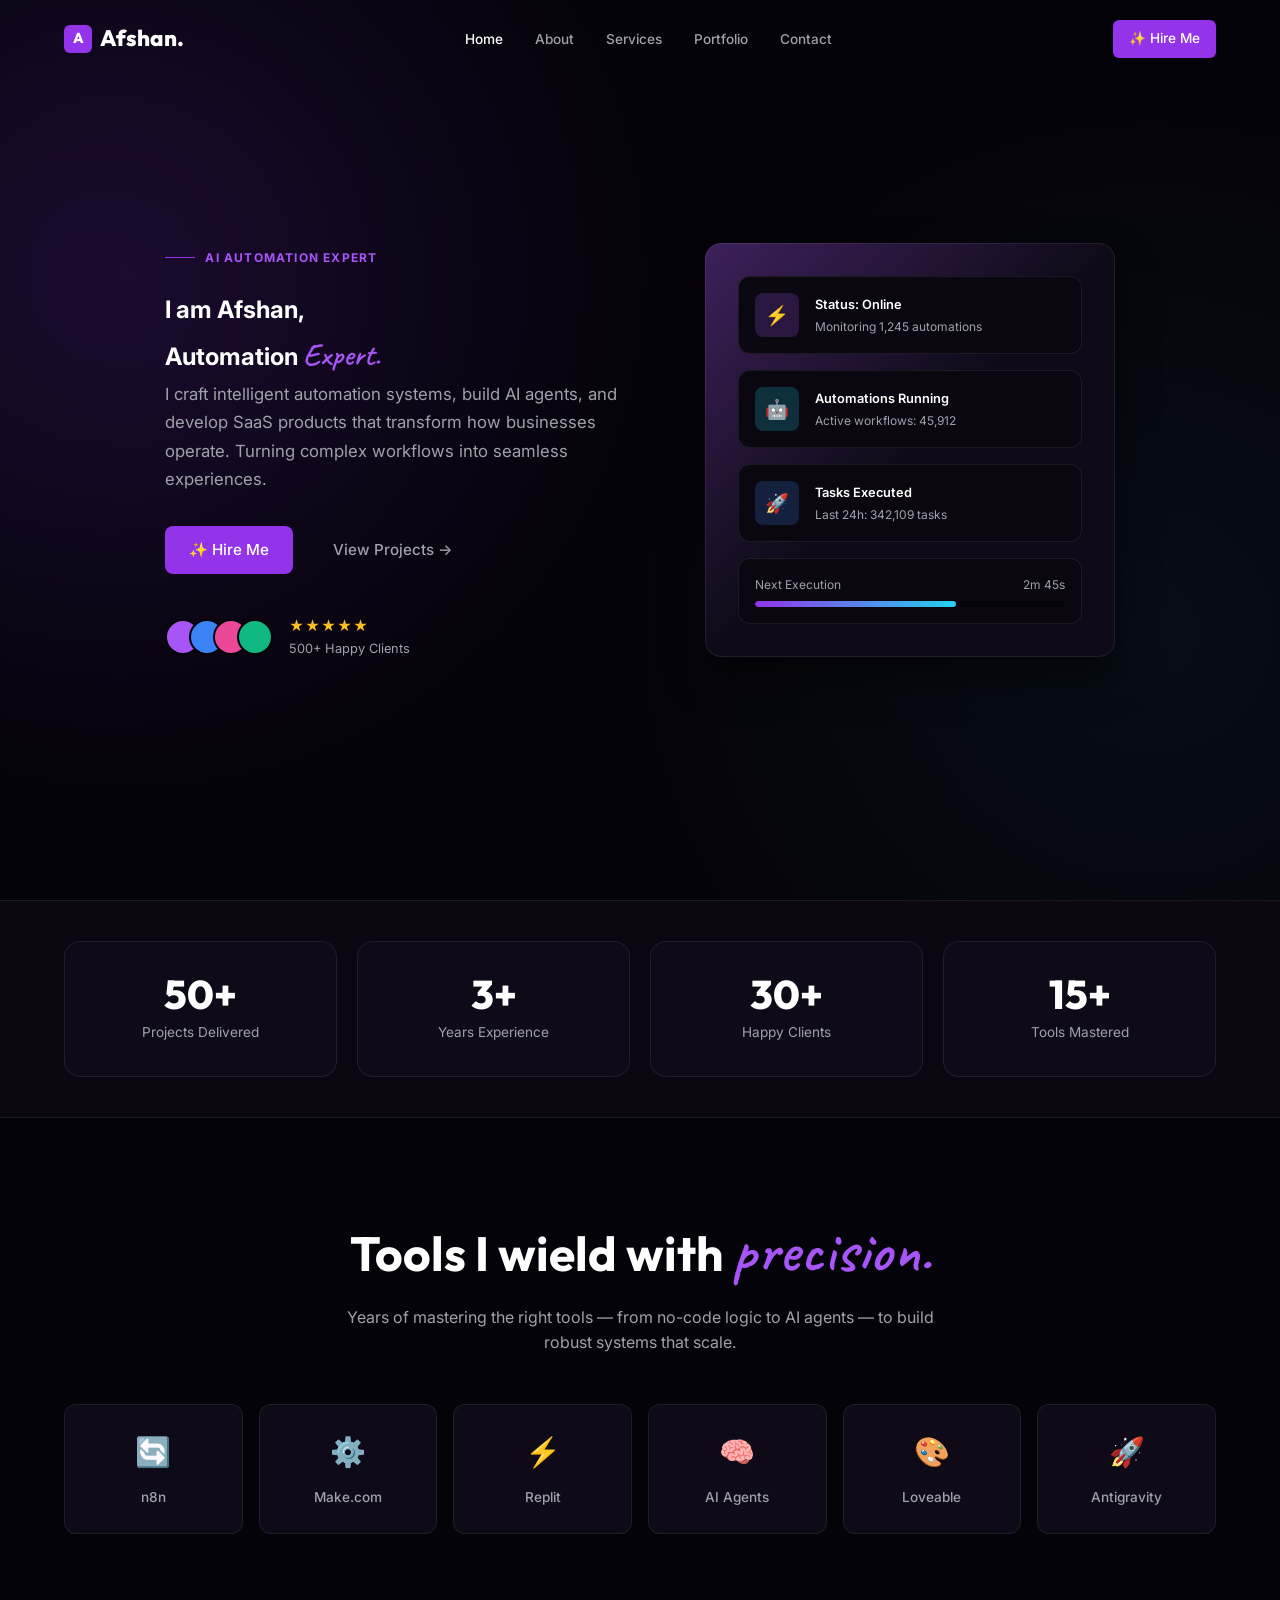
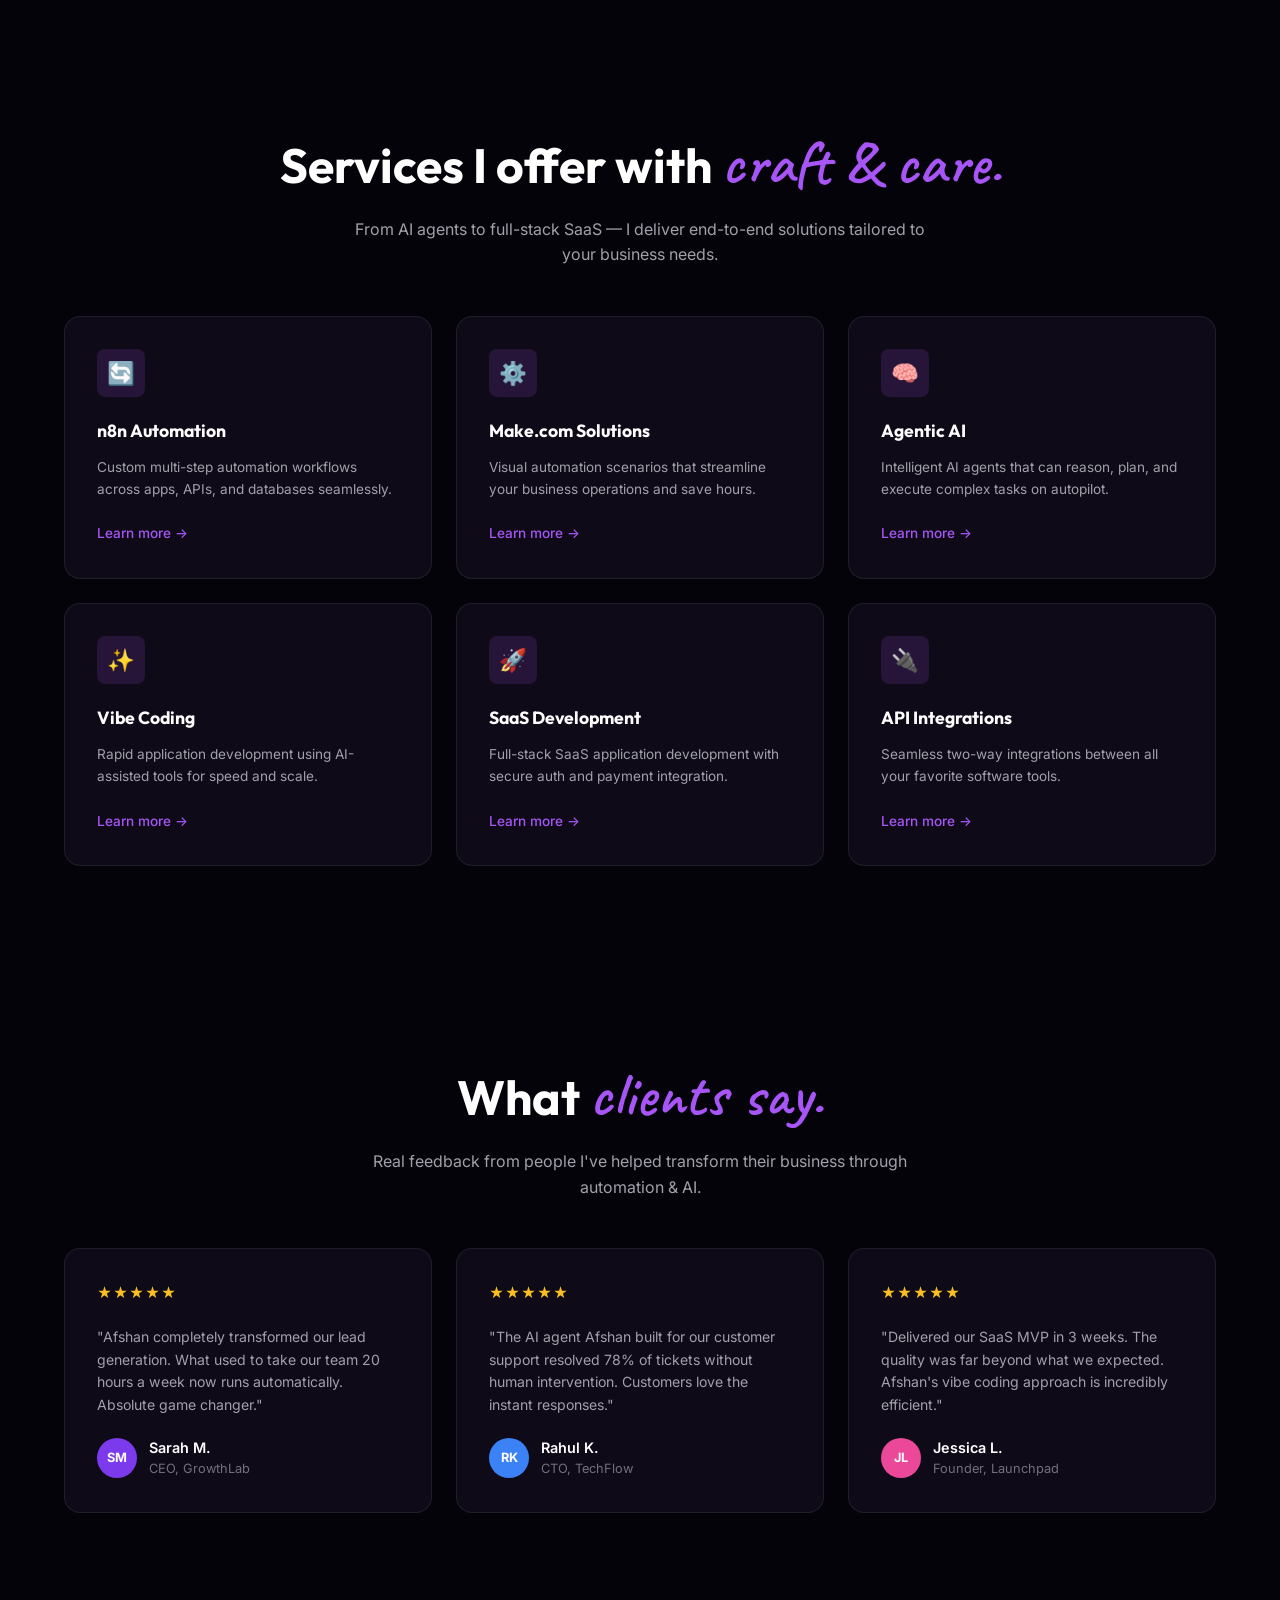
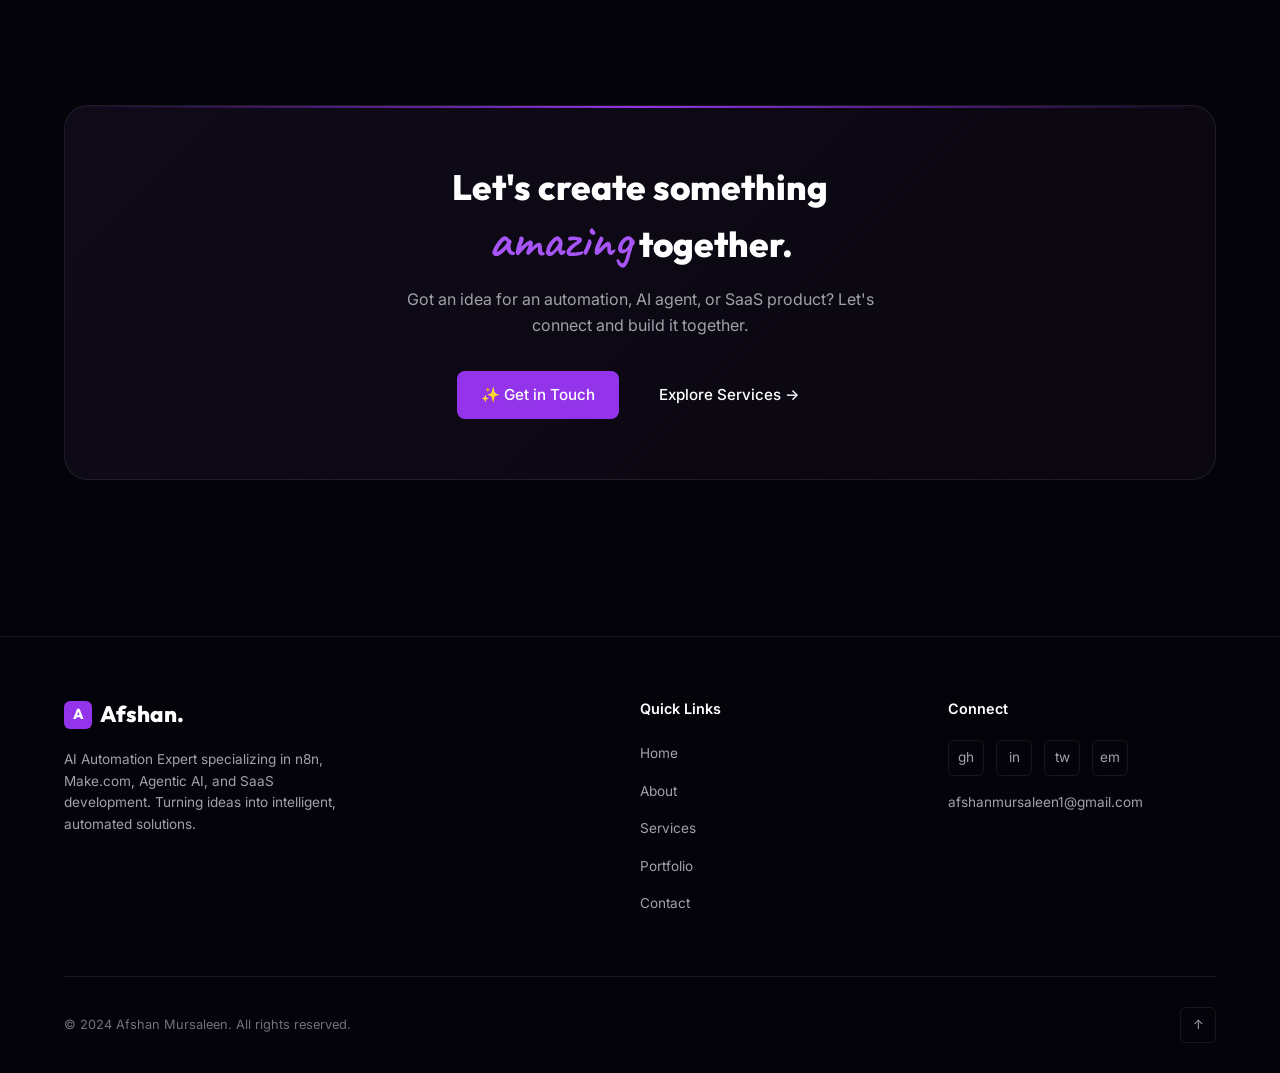
<file: index.html>
<!DOCTYPE html>
<html lang="en">
<head>
  <meta charset="UTF-8" />
  <meta name="viewport" content="width=device-width, initial-scale=1.0" />
  <title>Afshan — Automation Architect</title>
  <link rel="stylesheet" href="css/style.css" />
  <link rel="stylesheet" href="css/home.css" />
</head>
<body>

<nav class="navbar" id="navbar">
  <div class="container nav-inner">
    <a href="index.html" class="nav-logo">Afshan.</a>
    <ul class="nav-links">
      <li><a href="index.html"     class="nav-link active">Home</a></li>
      <li><a href="about.html"     class="nav-link">About</a></li>
      <li><a href="services.html"  class="nav-link">Services</a></li>
      <li><a href="portfolio.html" class="nav-link">Portfolio</a></li>
      <li><a href="contact.html"   class="nav-link">Contact</a></li>
    </ul>
    <a href="contact.html" class="nav-cta">✨ Hire Me</a>
    <button class="hamburger" id="hamburger" aria-label="Open menu">
      <span></span><span></span><span></span>
    </button>
  </div>
</nav>

<div class="mobile-menu" id="mobile-menu">
  <button class="mobile-close" id="mobile-close" style="background:transparent;border:none;color:white;font-size:1.5rem;position:absolute;top:20px;right:20px;">✕</button>
  <a href="index.html"     class="nav-link active">Home</a>
  <a href="about.html"     class="nav-link">About</a>
  <a href="services.html"  class="nav-link">Services</a>
  <a href="portfolio.html" class="nav-link">Portfolio</a>
  <a href="contact.html"   class="nav-link">Contact</a>
  <a href="contact.html"   class="nav-cta">✨ Hire Me</a>
</div>

<!-- HERO -->
<section class="hero" id="hero">
  <div class="hero-glow"></div>
  <div class="container hero-inner">
    <div class="hero-content">
      <div class="hero-badge animate-fade-up">
        <span class="badge-line"></span> AI AUTOMATION EXPERT
      </div>
      <h1 class="hero-title animate-fade-up">
        I am Afshan,<br>Automation <span class="script-text">Expert.</span>
      </h1>
      <p class="hero-sub animate-fade-up">
        I craft intelligent automation systems, build AI agents, and develop SaaS products that transform how businesses operate. Turning complex workflows into seamless experiences.
      </p>
      <div class="hero-actions animate-fade-up">
        <a href="contact.html" class="btn btn-primary">✨ Hire Me</a>
        <a href="portfolio.html" class="btn btn-outline" style="border:none; color:var(--text-secondary);">View Projects →</a>
      </div>
      <div class="hero-avatars animate-fade-up">
        <div class="avatars">
          <div class="av" style="background:#a855f7"></div>
          <div class="av" style="background:#3b82f6"></div>
          <div class="av" style="background:#ec4899"></div>
          <div class="av" style="background:#10b981"></div>
        </div>
        <div class="av-text">
          <div class="stars">★★★★★</div>
          <span>500+ Happy Clients</span>
        </div>
      </div>
    </div>
    
    <div class="hero-visual animate-fade-up">
      <div class="ui-card">
        <div class="ui-item">
          <div class="ui-icon" style="background:rgba(168,85,247,0.2);color:#a855f7;">⚡</div>
          <div>
            <div class="ui-label">Status: Online</div>
            <div class="ui-value">Monitoring 1,245 automations</div>
          </div>
        </div>
        <div class="ui-item">
          <div class="ui-icon" style="background:rgba(34,211,238,0.2);color:#22d3ee;">🤖</div>
          <div>
            <div class="ui-label">Automations Running</div>
            <div class="ui-value">Active workflows: 45,912</div>
          </div>
        </div>
        <div class="ui-item">
          <div class="ui-icon" style="background:rgba(59,130,246,0.2);color:#3b82f6;">🚀</div>
          <div>
            <div class="ui-label">Tasks Executed</div>
            <div class="ui-value">Last 24h: 342,109 tasks</div>
          </div>
        </div>
        <div class="ui-progress-wrap">
          <div style="display:flex;justify-content:space-between;font-size:0.75rem;color:var(--text-secondary);margin-bottom:6px;">
            <span>Next Execution</span>
            <span>2m 45s</span>
          </div>
          <div class="ui-progress"><div class="ui-progress-fill"></div></div>
        </div>
      </div>
    </div>
  </div>
</section>

<!-- STATS -->
<section class="stats-section">
  <div class="container">
    <div class="stats-grid">
      <div class="stat-card animate-fade-up">
        <div class="stat-number">50+</div>
        <div class="stat-label">Projects Delivered</div>
      </div>
      <div class="stat-card animate-fade-up" style="transition-delay:0.1s">
        <div class="stat-number">3+</div>
        <div class="stat-label">Years Experience</div>
      </div>
      <div class="stat-card animate-fade-up" style="transition-delay:0.2s">
        <div class="stat-number">30+</div>
        <div class="stat-label">Happy Clients</div>
      </div>
      <div class="stat-card animate-fade-up" style="transition-delay:0.3s">
        <div class="stat-number">15+</div>
        <div class="stat-label">Tools Mastered</div>
      </div>
    </div>
  </div>
</section>

<!-- TOOLS -->
<section class="section tools-section">
  <div class="container">
    <h2 class="section-title animate-fade-up">Tools I wield with <span class="script-text">precision.</span></h2>
    <p class="section-subtitle animate-fade-up">Years of mastering the right tools — from no-code logic to AI agents — to build robust systems that scale.</p>
    
    <div class="tools-grid animate-fade-up">
      <div class="tool-card"><div class="tool-icon">🔄</div><span>n8n</span></div>
      <div class="tool-card"><div class="tool-icon">⚙️</div><span>Make.com</span></div>
      <div class="tool-card"><div class="tool-icon">⚡</div><span>Replit</span></div>
      <div class="tool-card"><div class="tool-icon">🧠</div><span>AI Agents</span></div>
      <div class="tool-card"><div class="tool-icon">🎨</div><span>Loveable</span></div>
      <div class="tool-card"><div class="tool-icon">🚀</div><span>Antigravity</span></div>
    </div>
  </div>
</section>

<!-- SERVICES -->
<section class="section">
  <div class="container">
    <h2 class="section-title animate-fade-up">Services I offer with <span class="script-text">craft & care.</span></h2>
    <p class="section-subtitle animate-fade-up">From AI agents to full-stack SaaS — I deliver end-to-end solutions tailored to your business needs.</p>
    
    <div class="services-grid">
      <div class="service-card animate-fade-up">
        <div class="sc-icon">🔄</div>
        <h3>n8n Automation</h3>
        <p>Custom multi-step automation workflows across apps, APIs, and databases seamlessly.</p>
        <a href="services.html" class="sc-link">Learn more →</a>
      </div>
      <div class="service-card animate-fade-up">
        <div class="sc-icon">⚙️</div>
        <h3>Make.com Solutions</h3>
        <p>Visual automation scenarios that streamline your business operations and save hours.</p>
        <a href="services.html" class="sc-link">Learn more →</a>
      </div>
      <div class="service-card animate-fade-up">
        <div class="sc-icon">🧠</div>
        <h3>Agentic AI</h3>
        <p>Intelligent AI agents that can reason, plan, and execute complex tasks on autopilot.</p>
        <a href="services.html" class="sc-link">Learn more →</a>
      </div>
      <div class="service-card animate-fade-up">
        <div class="sc-icon">✨</div>
        <h3>Vibe Coding</h3>
        <p>Rapid application development using AI-assisted tools for speed and scale.</p>
        <a href="services.html" class="sc-link">Learn more →</a>
      </div>
      <div class="service-card animate-fade-up">
        <div class="sc-icon">🚀</div>
        <h3>SaaS Development</h3>
        <p>Full-stack SaaS application development with secure auth and payment integration.</p>
        <a href="services.html" class="sc-link">Learn more →</a>
      </div>
      <div class="service-card animate-fade-up">
        <div class="sc-icon">🔌</div>
        <h3>API Integrations</h3>
        <p>Seamless two-way integrations between all your favorite software tools.</p>
        <a href="services.html" class="sc-link">Learn more →</a>
      </div>
    </div>
  </div>
</section>

<!-- TESTIMONIALS -->
<section class="section">
  <div class="container">
    <h2 class="section-title animate-fade-up">What <span class="script-text">clients say.</span></h2>
    <p class="section-subtitle animate-fade-up">Real feedback from people I've helped transform their business through automation & AI.</p>
    
    <div class="testimonials-grid">
      <div class="test-card animate-fade-up">
        <div class="stars">★★★★★</div>
        <p>"Afshan completely transformed our lead generation. What used to take our team 20 hours a week now runs automatically. Absolute game changer."</p>
        <div class="test-author">
          <div class="ta-av">SM</div>
          <div><div class="ta-name">Sarah M.</div><div class="ta-role">CEO, GrowthLab</div></div>
        </div>
      </div>
      <div class="test-card animate-fade-up">
        <div class="stars">★★★★★</div>
        <p>"The AI agent Afshan built for our customer support resolved 78% of tickets without human intervention. Customers love the instant responses."</p>
        <div class="test-author">
          <div class="ta-av" style="background:#3b82f6">RK</div>
          <div><div class="ta-name">Rahul K.</div><div class="ta-role">CTO, TechFlow</div></div>
        </div>
      </div>
      <div class="test-card animate-fade-up">
        <div class="stars">★★★★★</div>
        <p>"Delivered our SaaS MVP in 3 weeks. The quality was far beyond what we expected. Afshan's vibe coding approach is incredibly efficient."</p>
        <div class="test-author">
          <div class="ta-av" style="background:#ec4899">JL</div>
          <div><div class="ta-name">Jessica L.</div><div class="ta-role">Founder, Launchpad</div></div>
        </div>
      </div>
    </div>
  </div>
</section>

<!-- CTA -->
<section class="section">
  <div class="container">
    <div class="cta-box animate-fade-up">
      <h2 class="cta-title">Let's create something <br><span class="script-text" style="font-size:1.5em">amazing</span> together.</h2>
      <p class="cta-sub">Got an idea for an automation, AI agent, or SaaS product? Let's connect and build it together.</p>
      <div class="cta-actions">
        <a href="contact.html" class="btn btn-primary">✨ Get in Touch</a>
        <a href="services.html" class="btn btn-outline" style="border:none;">Explore Services →</a>
      </div>
    </div>
  </div>
</section>

<!-- FOOTER -->
<footer class="footer">
  <div class="container">
    <div class="footer-grid">
      <div class="footer-brand">
        <a href="index.html" class="nav-logo">Afshan.</a>
        <p>AI Automation Expert specializing in n8n, Make.com, Agentic AI, and SaaS development. Turning ideas into intelligent, automated solutions.</p>
      </div>
      <div class="footer-col">
        <h4>Quick Links</h4>
        <ul>
          <li><a href="index.html">Home</a></li>
          <li><a href="about.html">About</a></li>
          <li><a href="services.html">Services</a></li>
          <li><a href="portfolio.html">Portfolio</a></li>
          <li><a href="contact.html">Contact</a></li>
        </ul>
      </div>
      <div class="footer-col">
        <h4>Connect</h4>
        <div class="footer-socials">
          <a href="#">gh</a>
          <a href="#">in</a>
          <a href="#">tw</a>
          <a href="#">em</a>
        </div>
        <p style="margin-top:16px; font-size:0.85rem; color:var(--text-secondary);">afshanmursaleen1@gmail.com</p>
      </div>
    </div>
    <div class="footer-bottom">
      <p>© 2024 Afshan Mursaleen. All rights reserved.</p>
      <div class="scroll-top" onclick="window.scrollTo(0,0)">↑</div>
    </div>
  </div>
</footer>

<script src="js/main.js"></script>
</body>
</html>
</file>
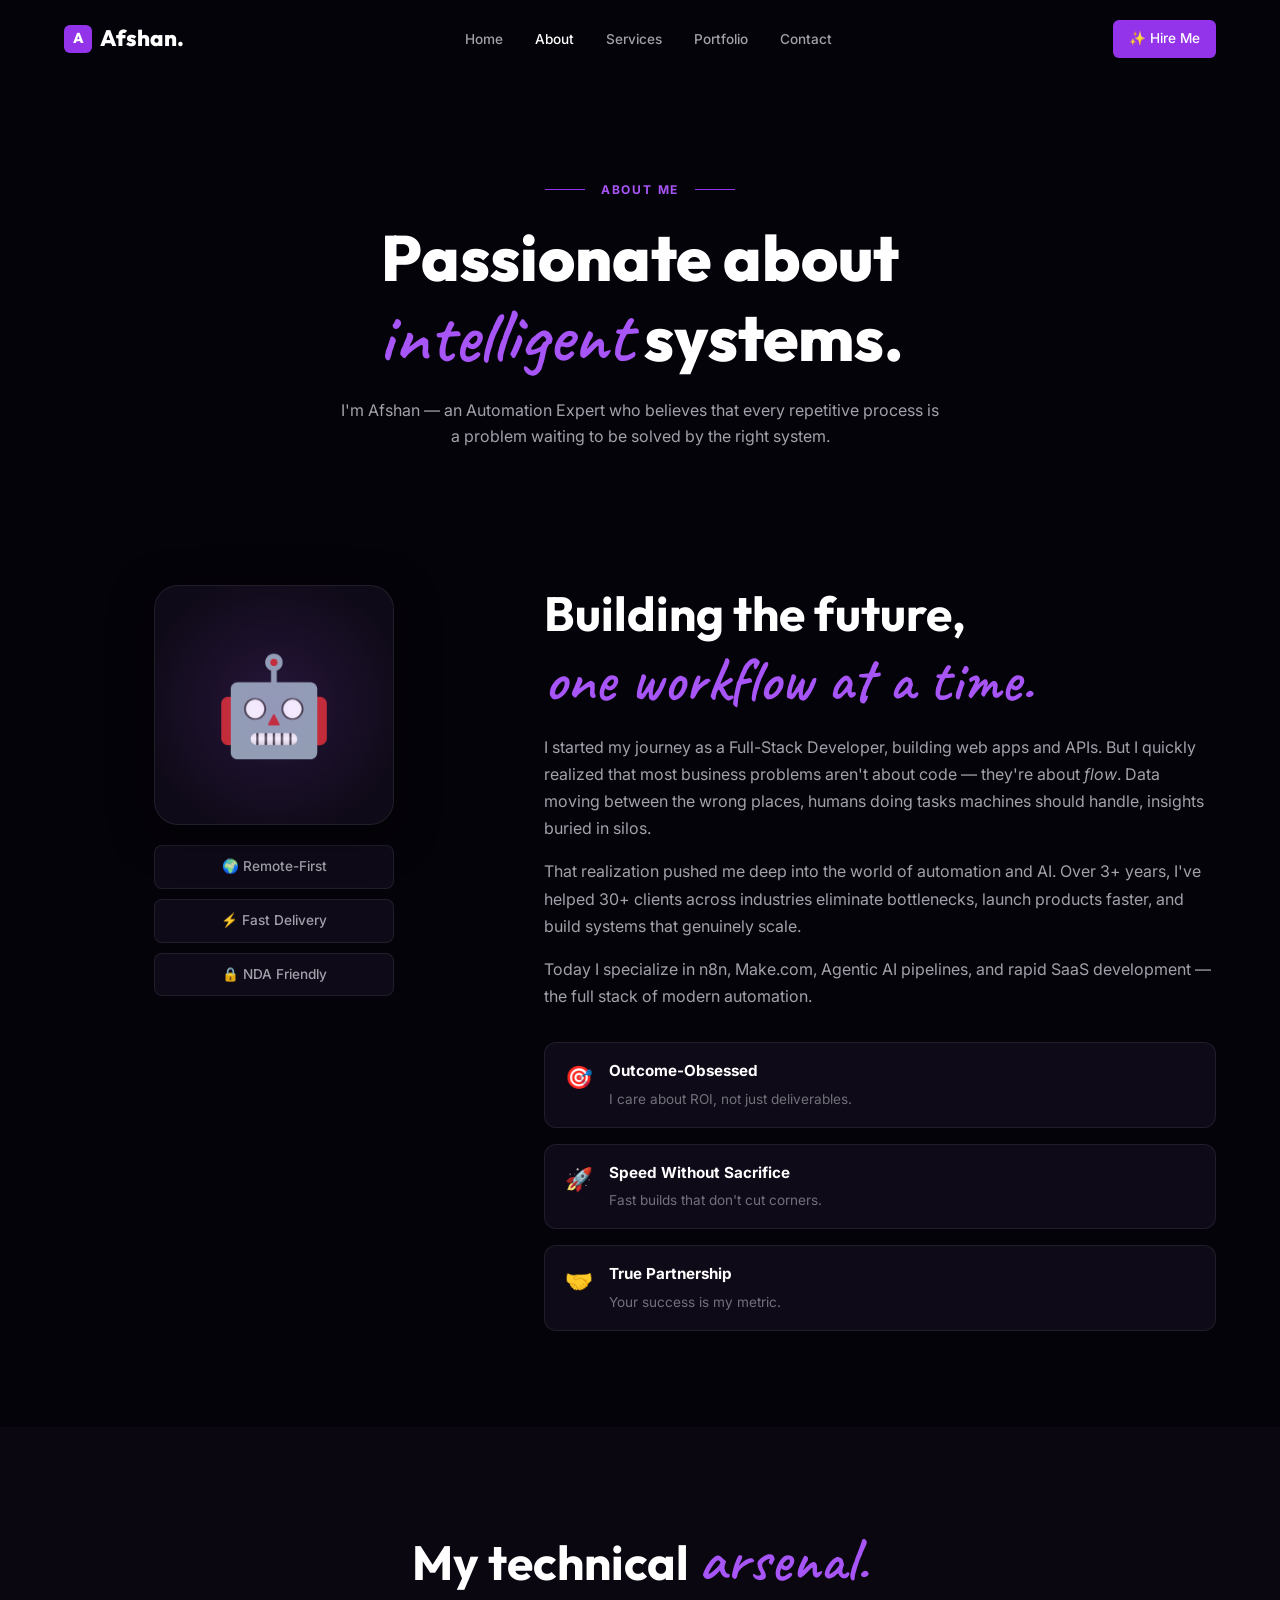
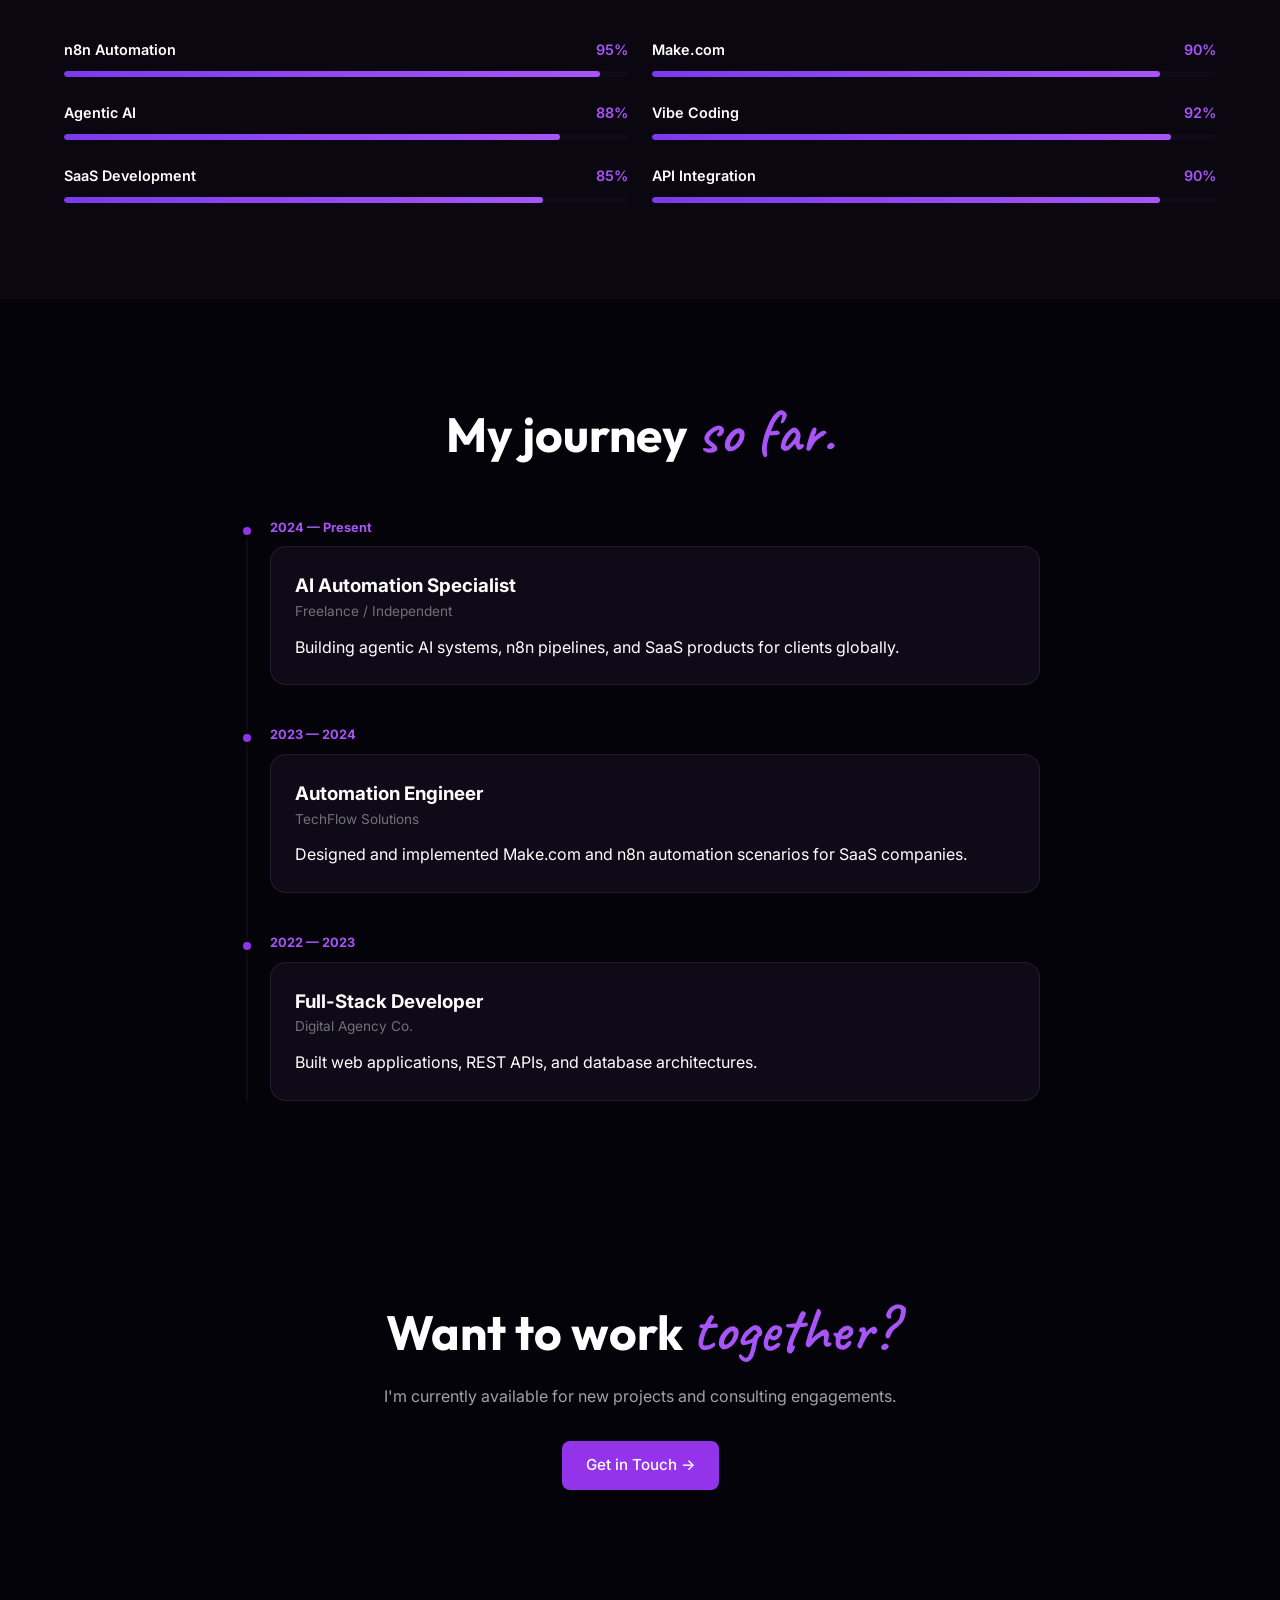
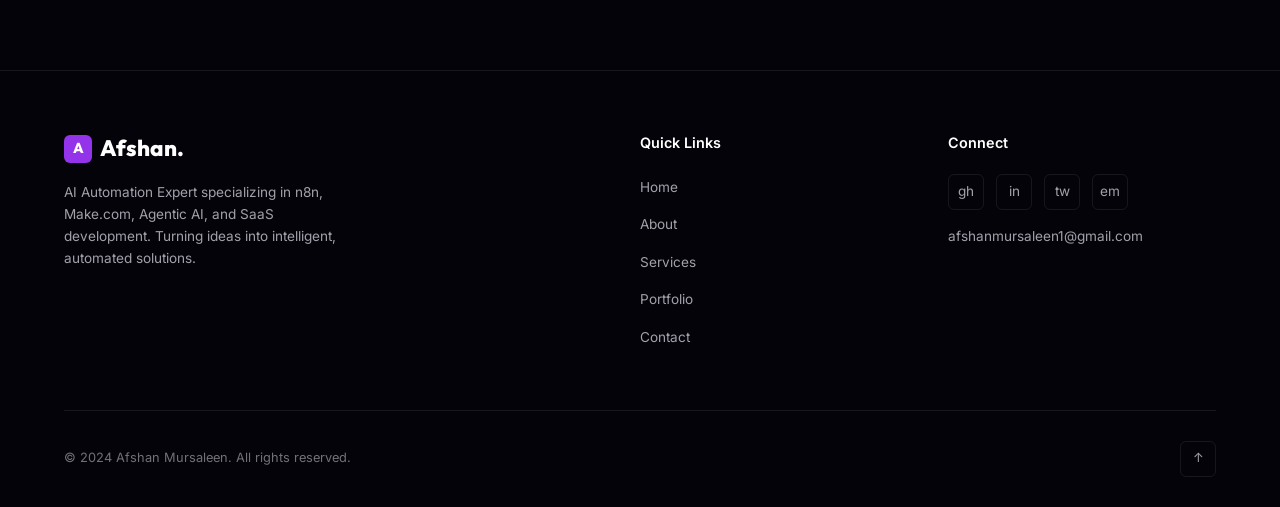
<file: about.html>
<!DOCTYPE html>
<html lang="en">
<head>
  <meta charset="UTF-8" />
  <meta name="viewport" content="width=device-width, initial-scale=1.0" />
  <title>About — Afshan</title>
  <link rel="stylesheet" href="css/style.css" />
  <link rel="stylesheet" href="css/about.css" />
</head>
<body>

<nav class="navbar" id="navbar">
  <div class="container nav-inner">
    <a href="index.html" class="nav-logo">Afshan.</a>
    <ul class="nav-links">
      <li><a href="index.html"     class="nav-link">Home</a></li>
      <li><a href="about.html"     class="nav-link active">About</a></li>
      <li><a href="services.html"  class="nav-link">Services</a></li>
      <li><a href="portfolio.html" class="nav-link">Portfolio</a></li>
      <li><a href="contact.html"   class="nav-link">Contact</a></li>
    </ul>
    <a href="contact.html" class="nav-cta">✨ Hire Me</a>
    <button class="hamburger" id="hamburger" aria-label="Open menu">
      <span></span><span></span><span></span>
    </button>
  </div>
</nav>

<div class="mobile-menu" id="mobile-menu">
  <button class="mobile-close" id="mobile-close" style="background:transparent;border:none;color:white;font-size:1.5rem;position:absolute;top:20px;right:20px;">✕</button>
  <a href="index.html"     class="nav-link">Home</a>
  <a href="about.html"     class="nav-link active">About</a>
  <a href="services.html"  class="nav-link">Services</a>
  <a href="portfolio.html" class="nav-link">Portfolio</a>
  <a href="contact.html"   class="nav-link">Contact</a>
  <a href="contact.html"   class="nav-cta">✨ Hire Me</a>
</div>

<!-- PAGE HERO -->
<section class="page-hero" style="padding-bottom: 40px;">
  <div class="container">
    <div class="section-tag-line animate-fade-up">
      <span class="line"></span><span class="text">ABOUT ME</span><span class="line"></span>
    </div>
    <h1 class="page-hero-title animate-fade-up">
      Passionate about<br><span class="script-text" style="font-size:1.2em">intelligent</span> systems.
    </h1>
    <p class="section-subtitle animate-fade-up">
      I'm Afshan — an Automation Expert who believes that every repetitive process is a problem waiting to be solved by the right system.
    </p>
  </div>
</section>

<!-- BIO -->
<section class="section">
  <div class="container about-bio-grid">
    <div class="about-portrait animate-fade-up">
      <div class="portrait-card">
        <div class="portrait-emoji">🤖</div>
        <div class="portrait-glow"></div>
      </div>
      <div class="about-chips">
        <div class="about-chip">🌍 Remote-First</div>
        <div class="about-chip">⚡ Fast Delivery</div>
        <div class="about-chip">🔒 NDA Friendly</div>
      </div>
    </div>
    <div class="about-text animate-fade-up" style="transition-delay:0.1s">
      <h2 class="section-title" style="text-align:left;">Building the future,<br><span class="script-text">one workflow at a time.</span></h2>
      <p>I started my journey as a Full-Stack Developer, building web apps and APIs. But I quickly realized that most business problems aren't about code — they're about <em>flow</em>. Data moving between the wrong places, humans doing tasks machines should handle, insights buried in silos.</p>
      <p style="margin-top:16px">That realization pushed me deep into the world of automation and AI. Over 3+ years, I've helped 30+ clients across industries eliminate bottlenecks, launch products faster, and build systems that genuinely scale.</p>
      <p style="margin-top:16px">Today I specialize in n8n, Make.com, Agentic AI pipelines, and rapid SaaS development — the full stack of modern automation.</p>
      
      <div class="about-values">
        <div class="value-item">
          <span class="value-icon">🎯</span>
          <div><strong>Outcome-Obsessed</strong><p>I care about ROI, not just deliverables.</p></div>
        </div>
        <div class="value-item">
          <span class="value-icon">🚀</span>
          <div><strong>Speed Without Sacrifice</strong><p>Fast builds that don't cut corners.</p></div>
        </div>
        <div class="value-item">
          <span class="value-icon">🤝</span>
          <div><strong>True Partnership</strong><p>Your success is my metric.</p></div>
        </div>
      </div>
    </div>
  </div>
</section>

<!-- SKILLS -->
<section class="section" style="background:var(--bg-secondary);">
  <div class="container">
    <h2 class="section-title animate-fade-up">My technical <span class="script-text">arsenal.</span></h2>
    <div class="skills-grid animate-fade-up" style="margin-top:40px;">
      <div class="skill-item">
        <div class="skill-header"><span class="skill-name">n8n Automation</span><span class="skill-pct">95%</span></div>
        <div class="skill-track"><div class="skill-fill" data-pct="95"></div></div>
      </div>
      <div class="skill-item">
        <div class="skill-header"><span class="skill-name">Make.com</span><span class="skill-pct">90%</span></div>
        <div class="skill-track"><div class="skill-fill" data-pct="90"></div></div>
      </div>
      <div class="skill-item">
        <div class="skill-header"><span class="skill-name">Agentic AI</span><span class="skill-pct">88%</span></div>
        <div class="skill-track"><div class="skill-fill" data-pct="88"></div></div>
      </div>
      <div class="skill-item">
        <div class="skill-header"><span class="skill-name">Vibe Coding</span><span class="skill-pct">92%</span></div>
        <div class="skill-track"><div class="skill-fill" data-pct="92"></div></div>
      </div>
      <div class="skill-item">
        <div class="skill-header"><span class="skill-name">SaaS Development</span><span class="skill-pct">85%</span></div>
        <div class="skill-track"><div class="skill-fill" data-pct="85"></div></div>
      </div>
      <div class="skill-item">
        <div class="skill-header"><span class="skill-name">API Integration</span><span class="skill-pct">90%</span></div>
        <div class="skill-track"><div class="skill-fill" data-pct="90"></div></div>
      </div>
    </div>
  </div>
</section>

<!-- TIMELINE -->
<section class="section">
  <div class="container">
    <h2 class="section-title animate-fade-up">My journey <span class="script-text">so far.</span></h2>
    <div class="timeline animate-fade-up" style="margin-top:48px; max-width:800px; margin-inline:auto;">
      <div class="timeline-item">
        <div class="timeline-dot"></div>
        <div class="timeline-date">2024 — Present</div>
        <div class="timeline-card">
          <h3>AI Automation Specialist</h3>
          <div class="timeline-company">Freelance / Independent</div>
          <p>Building agentic AI systems, n8n pipelines, and SaaS products for clients globally.</p>
        </div>
      </div>
      <div class="timeline-item">
        <div class="timeline-dot"></div>
        <div class="timeline-date">2023 — 2024</div>
        <div class="timeline-card">
          <h3>Automation Engineer</h3>
          <div class="timeline-company">TechFlow Solutions</div>
          <p>Designed and implemented Make.com and n8n automation scenarios for SaaS companies.</p>
        </div>
      </div>
      <div class="timeline-item">
        <div class="timeline-dot"></div>
        <div class="timeline-date">2022 — 2023</div>
        <div class="timeline-card">
          <h3>Full-Stack Developer</h3>
          <div class="timeline-company">Digital Agency Co.</div>
          <p>Built web applications, REST APIs, and database architectures.</p>
        </div>
      </div>
    </div>
  </div>
</section>

<!-- CTA -->
<section class="section" style="text-align:center; padding-bottom:120px;">
  <div class="container animate-fade-up">
    <h2 class="section-title">Want to work <span class="script-text">together?</span></h2>
    <p class="section-subtitle" style="margin-bottom:32px;">I'm currently available for new projects and consulting engagements.</p>
    <a href="contact.html" class="btn btn-primary">Get in Touch →</a>
  </div>
</section>

<!-- FOOTER -->
<footer class="footer">
  <div class="container">
    <div class="footer-grid">
      <div class="footer-brand">
        <a href="index.html" class="nav-logo">Afshan.</a>
        <p>AI Automation Expert specializing in n8n, Make.com, Agentic AI, and SaaS development. Turning ideas into intelligent, automated solutions.</p>
      </div>
      <div class="footer-col">
        <h4>Quick Links</h4>
        <ul>
          <li><a href="index.html">Home</a></li>
          <li><a href="about.html">About</a></li>
          <li><a href="services.html">Services</a></li>
          <li><a href="portfolio.html">Portfolio</a></li>
          <li><a href="contact.html">Contact</a></li>
        </ul>
      </div>
      <div class="footer-col">
        <h4>Connect</h4>
        <div class="footer-socials">
          <a href="#">gh</a>
          <a href="#">in</a>
          <a href="#">tw</a>
          <a href="#">em</a>
        </div>
        <p style="margin-top:16px; font-size:0.85rem; color:var(--text-secondary);">afshanmursaleen1@gmail.com</p>
      </div>
    </div>
    <div class="footer-bottom">
      <p>© 2024 Afshan Mursaleen. All rights reserved.</p>
      <div class="scroll-top" onclick="window.scrollTo(0,0)">↑</div>
    </div>
  </div>
</footer>

<script src="js/main.js"></script>
</body>
</html>
</file>
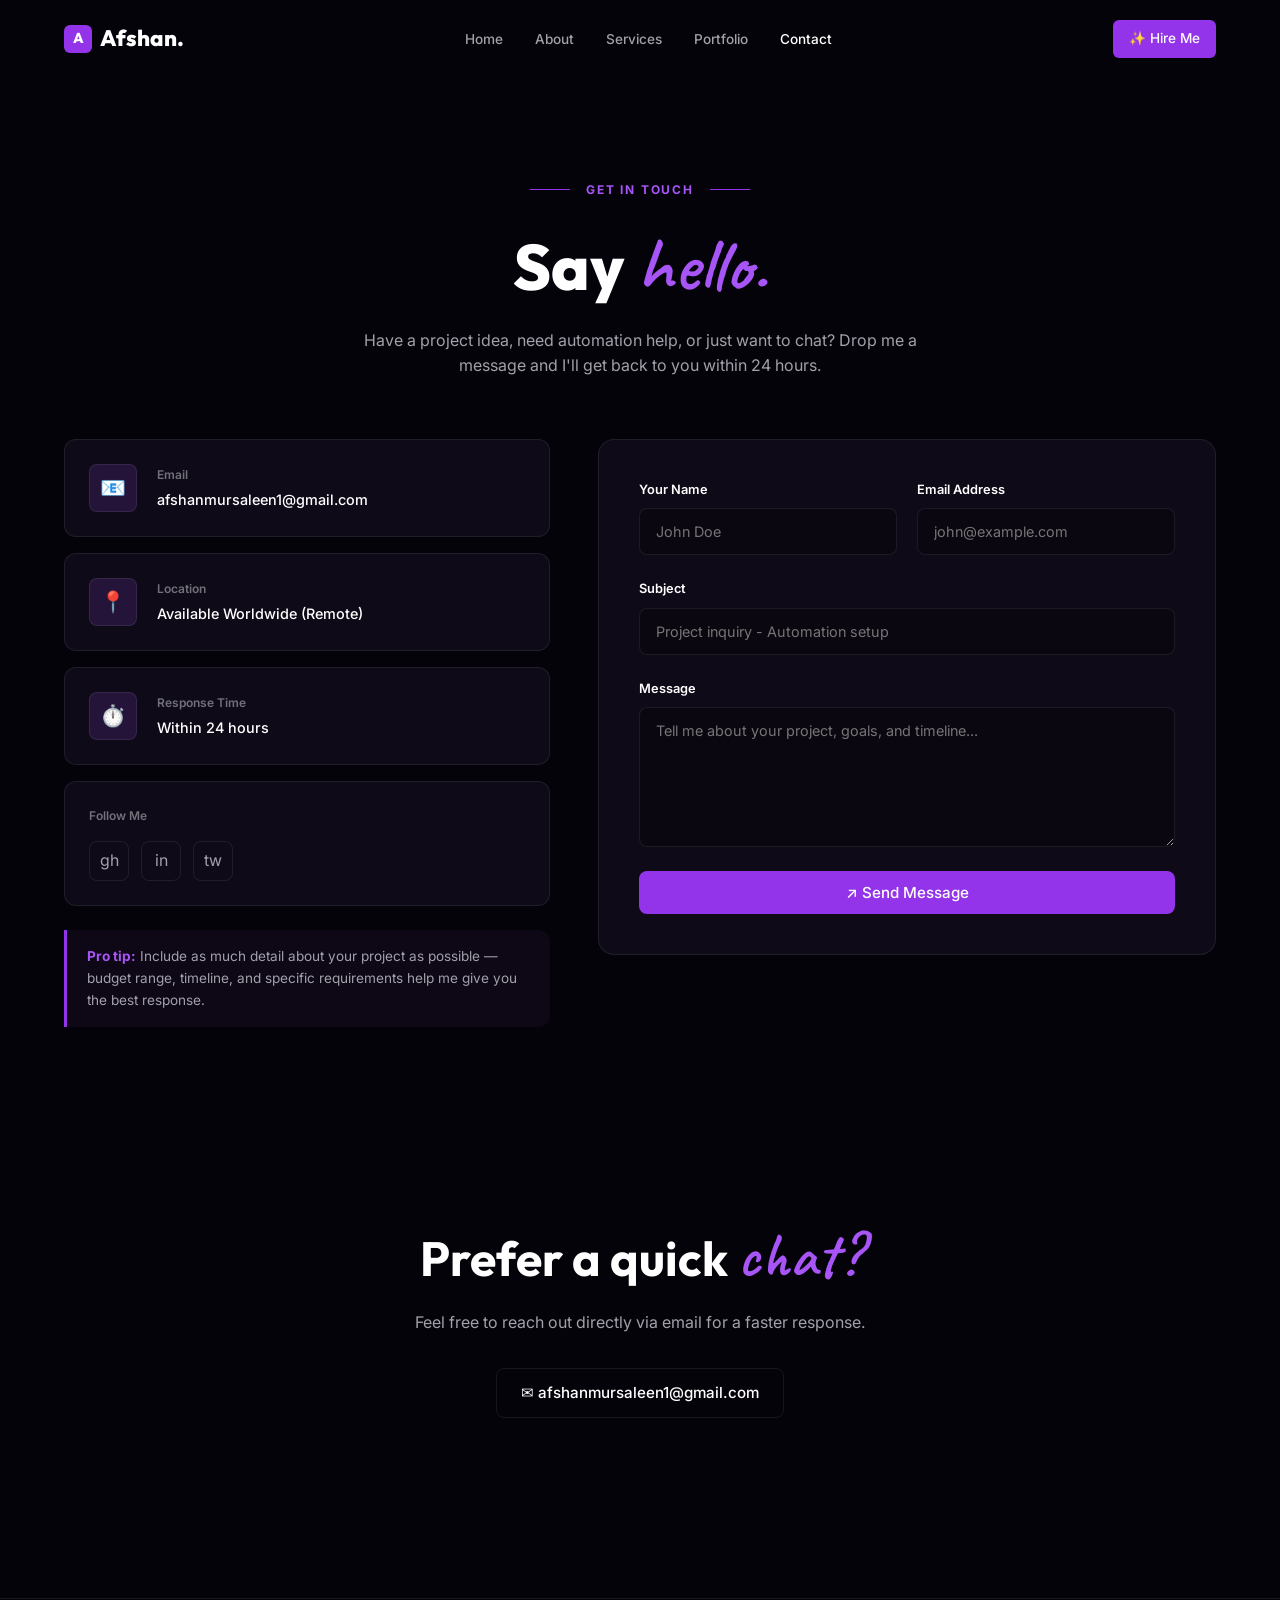
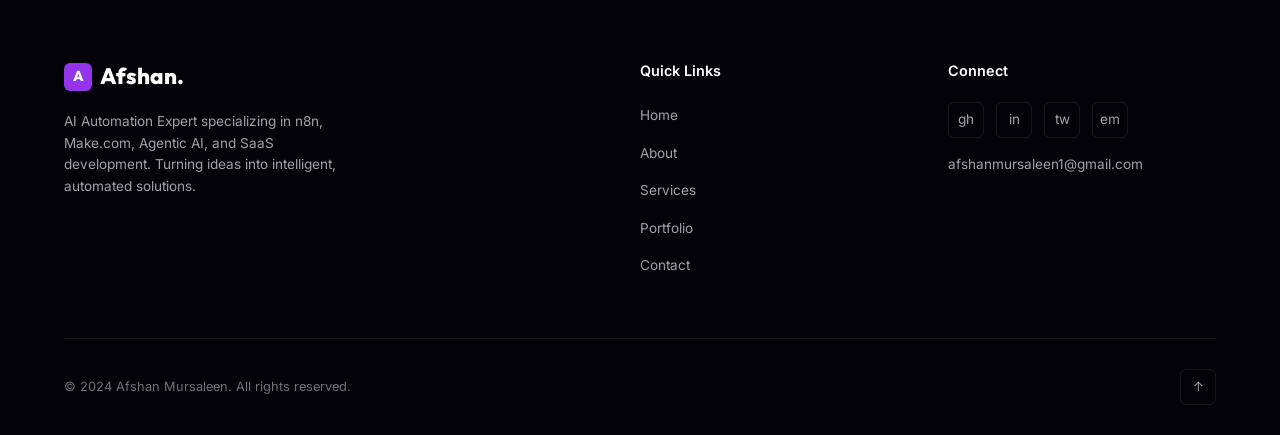
<file: contact.html>
<!DOCTYPE html>
<html lang="en">
<head>
  <meta charset="UTF-8" />
  <meta name="viewport" content="width=device-width, initial-scale=1.0" />
  <title>Contact — Afshan</title>
  <link rel="stylesheet" href="css/style.css" />
  <link rel="stylesheet" href="css/contact.css" />
</head>
<body>

<nav class="navbar" id="navbar">
  <div class="container nav-inner">
    <a href="index.html" class="nav-logo">Afshan.</a>
    <ul class="nav-links">
      <li><a href="index.html"     class="nav-link">Home</a></li>
      <li><a href="about.html"     class="nav-link">About</a></li>
      <li><a href="services.html"  class="nav-link">Services</a></li>
      <li><a href="portfolio.html" class="nav-link">Portfolio</a></li>
      <li><a href="contact.html"   class="nav-link active">Contact</a></li>
    </ul>
    <a href="contact.html" class="nav-cta">✨ Hire Me</a>
    <button class="hamburger" id="hamburger" aria-label="Open menu">
      <span></span><span></span><span></span>
    </button>
  </div>
</nav>

<div class="mobile-menu" id="mobile-menu">
  <button class="mobile-close" id="mobile-close" style="background:transparent;border:none;color:white;font-size:1.5rem;position:absolute;top:20px;right:20px;">✕</button>
  <a href="index.html"     class="nav-link">Home</a>
  <a href="about.html"     class="nav-link">About</a>
  <a href="services.html"  class="nav-link">Services</a>
  <a href="portfolio.html" class="nav-link">Portfolio</a>
  <a href="contact.html"   class="nav-link active">Contact</a>
  <a href="contact.html"   class="nav-cta">✨ Hire Me</a>
</div>

<!-- PAGE HERO -->
<section class="page-hero" style="padding-bottom: 40px;">
  <div class="container">
    <div class="section-tag-line animate-fade-up">
      <span class="line"></span><span class="text">GET IN TOUCH</span><span class="line"></span>
    </div>
    <h1 class="page-hero-title animate-fade-up">
      Say <span class="script-text" style="font-size:1.2em">hello.</span>
    </h1>
    <p class="section-subtitle animate-fade-up">
      Have a project idea, need automation help, or just want to chat? Drop me a message and I'll get back to you within 24 hours.
    </p>
  </div>
</section>

<!-- CONTACT SPLIT -->
<section class="section" style="padding-top: 20px;">
  <div class="container">
    <div class="contact-grid">
      
      <!-- Left side: Info Cards -->
      <div class="contact-cards animate-fade-up">
        
        <div class="c-card">
          <div class="c-icon">📧</div>
          <div class="c-info">
            <span class="c-label">Email</span>
            <span class="c-val">afshanmursaleen1@gmail.com</span>
          </div>
        </div>

        <div class="c-card">
          <div class="c-icon">📍</div>
          <div class="c-info">
            <span class="c-label">Location</span>
            <span class="c-val">Available Worldwide (Remote)</span>
          </div>
        </div>

        <div class="c-card">
          <div class="c-icon">⏱️</div>
          <div class="c-info">
            <span class="c-label">Response Time</span>
            <span class="c-val">Within 24 hours</span>
          </div>
        </div>

        <div class="c-card">
          <div class="c-info" style="width: 100%;">
            <span class="c-label" style="margin-bottom:12px;">Follow Me</span>
            <div class="c-socials">
              <a href="#">gh</a>
              <a href="#">in</a>
              <a href="#">tw</a>
            </div>
          </div>
        </div>

        <div class="c-protip">
          <strong>Pro tip:</strong> Include as much detail about your project as possible — budget range, timeline, and specific requirements help me give you the best response.
        </div>

      </div>

      <!-- Right side: Form -->
      <div class="contact-form-wrapper animate-fade-up" style="transition-delay:0.1s">
        <form id="contact-form">
          <div class="form-row">
            <div class="form-group">
              <label for="name">Your Name</label>
              <input type="text" id="name" placeholder="John Doe" required>
            </div>
            <div class="form-group">
              <label for="email">Email Address</label>
              <input type="email" id="email" placeholder="john@example.com" required>
            </div>
          </div>
          <div class="form-group">
            <label for="subject">Subject</label>
            <input type="text" id="subject" placeholder="Project inquiry - Automation setup" required>
          </div>
          <div class="form-group">
            <label for="message">Message</label>
            <textarea id="message" placeholder="Tell me about your project, goals, and timeline..." required></textarea>
          </div>
          
          <div id="form-status" style="display:none; padding:12px; border-radius:6px; margin-bottom:16px; font-size:0.85rem;"></div>

          <button type="submit" class="btn btn-primary" style="width:100%; justify-content:center;">
            ↗ Send Message
          </button>
        </form>
      </div>

    </div>
  </div>
</section>

<!-- QUICK CHAT -->
<section class="section" style="text-align:center; padding-bottom:120px;">
  <div class="container animate-fade-up">
    <h2 class="section-title">Prefer a quick <span class="script-text">chat?</span></h2>
    <p class="section-subtitle" style="margin-bottom:32px;">Feel free to reach out directly via email for a faster response.</p>
    <a href="mailto:afshanmursaleen1@gmail.com" class="btn btn-outline" style="border:1px solid var(--border);">✉ afshanmursaleen1@gmail.com</a>
  </div>
</section>

<!-- FOOTER -->
<footer class="footer">
  <div class="container">
    <div class="footer-grid">
      <div class="footer-brand">
        <a href="index.html" class="nav-logo">Afshan.</a>
        <p>AI Automation Expert specializing in n8n, Make.com, Agentic AI, and SaaS development. Turning ideas into intelligent, automated solutions.</p>
      </div>
      <div class="footer-col">
        <h4>Quick Links</h4>
        <ul>
          <li><a href="index.html">Home</a></li>
          <li><a href="about.html">About</a></li>
          <li><a href="services.html">Services</a></li>
          <li><a href="portfolio.html">Portfolio</a></li>
          <li><a href="contact.html">Contact</a></li>
        </ul>
      </div>
      <div class="footer-col">
        <h4>Connect</h4>
        <div class="footer-socials">
          <a href="#">gh</a>
          <a href="#">in</a>
          <a href="#">tw</a>
          <a href="#">em</a>
        </div>
        <p style="margin-top:16px; font-size:0.85rem; color:var(--text-secondary);">afshanmursaleen1@gmail.com</p>
      </div>
    </div>
    <div class="footer-bottom">
      <p>© 2024 Afshan Mursaleen. All rights reserved.</p>
      <div class="scroll-top" onclick="window.scrollTo(0,0)">↑</div>
    </div>
  </div>
</footer>

<script src="js/main.js"></script>
</body>
</html>
</file>
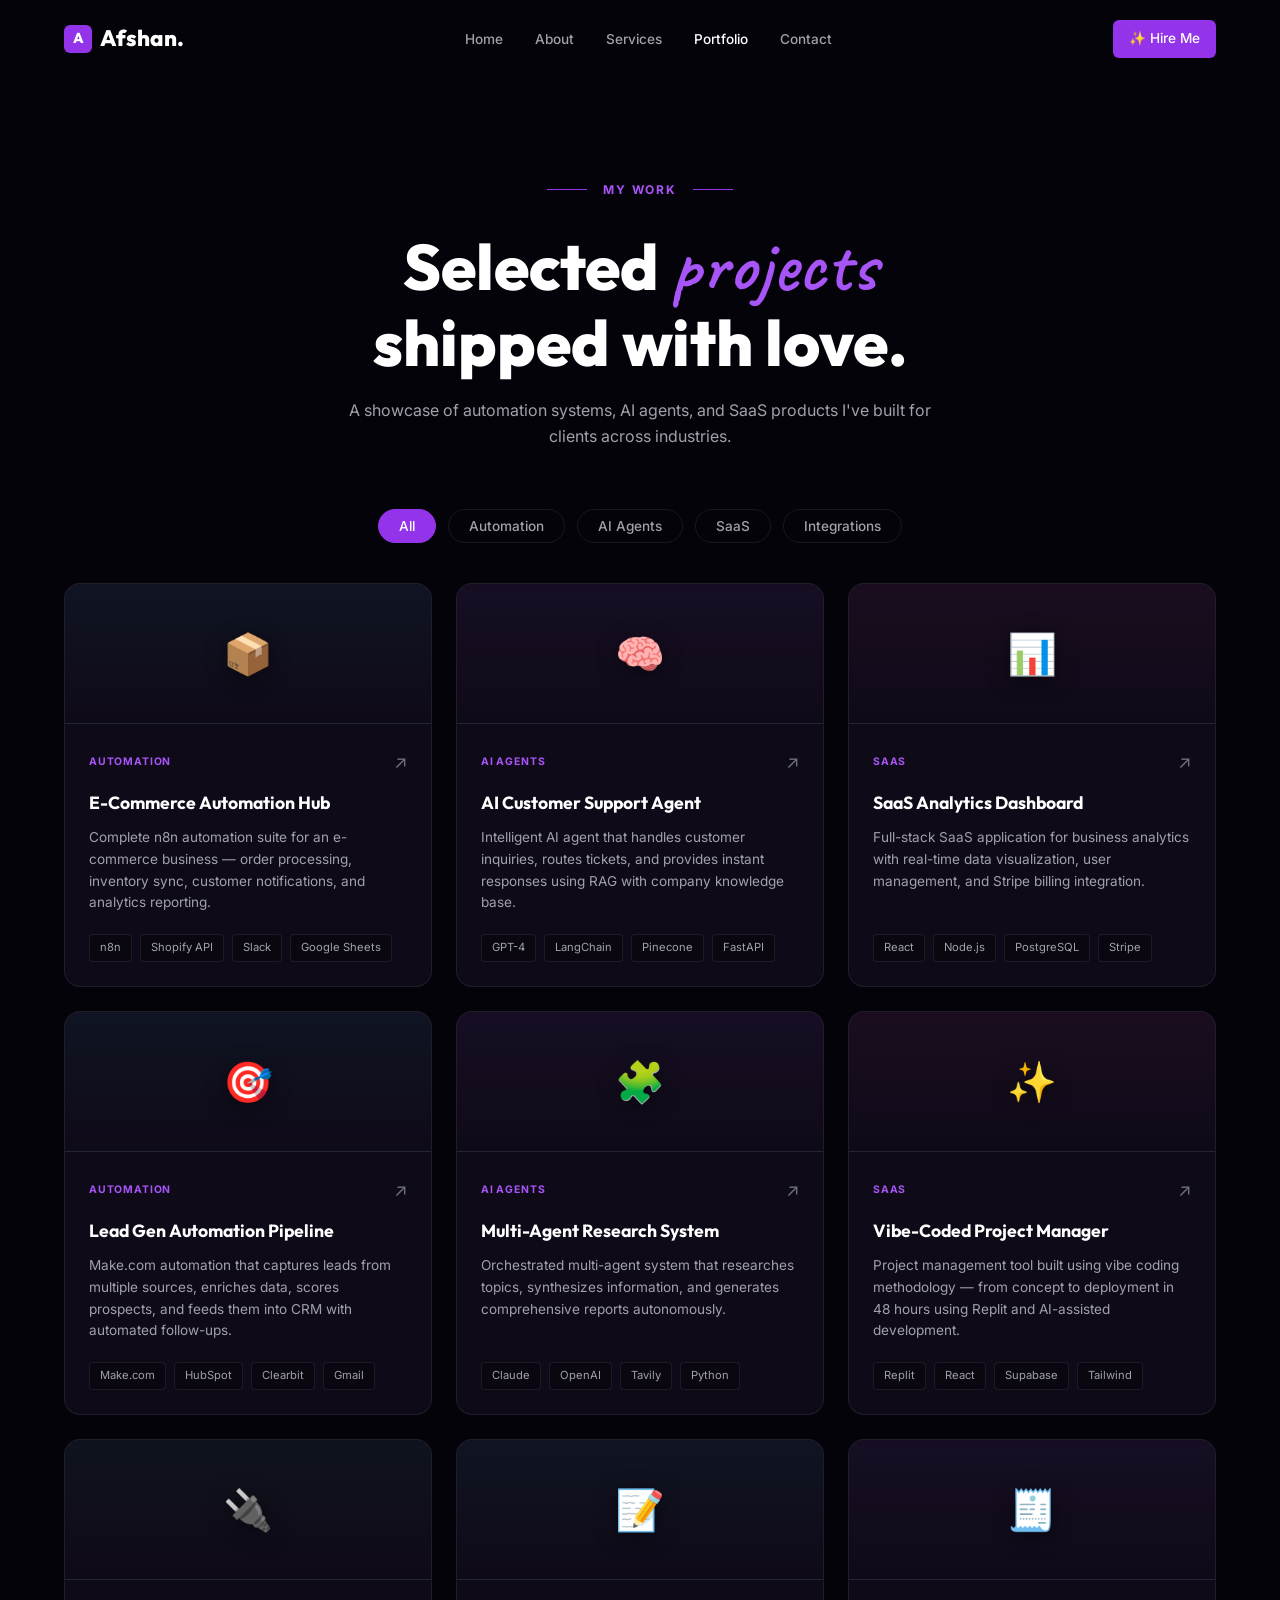
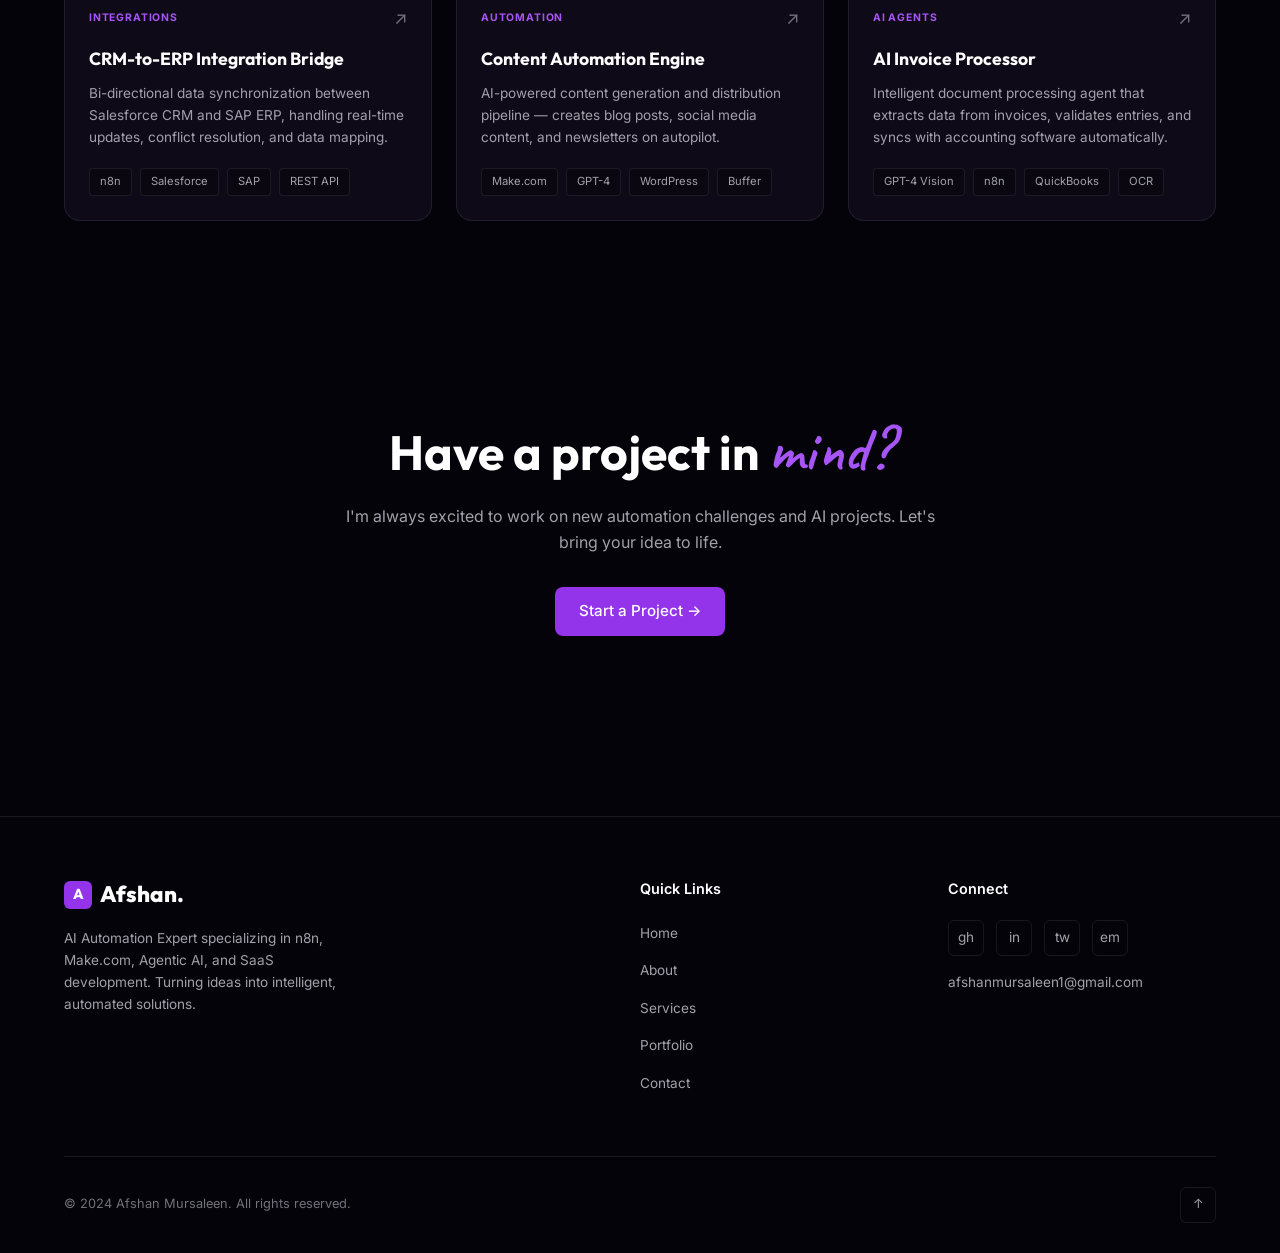
<file: portfolio.html>
<!DOCTYPE html>
<html lang="en">
<head>
  <meta charset="UTF-8" />
  <meta name="viewport" content="width=device-width, initial-scale=1.0" />
  <title>Portfolio — Afshan</title>
  <link rel="stylesheet" href="css/style.css" />
  <link rel="stylesheet" href="css/portfolio.css" />
</head>
<body>

<nav class="navbar" id="navbar">
  <div class="container nav-inner">
    <a href="index.html" class="nav-logo">Afshan.</a>
    <ul class="nav-links">
      <li><a href="index.html"     class="nav-link">Home</a></li>
      <li><a href="about.html"     class="nav-link">About</a></li>
      <li><a href="services.html"  class="nav-link">Services</a></li>
      <li><a href="portfolio.html" class="nav-link active">Portfolio</a></li>
      <li><a href="contact.html"   class="nav-link">Contact</a></li>
    </ul>
    <a href="contact.html" class="nav-cta">✨ Hire Me</a>
    <button class="hamburger" id="hamburger" aria-label="Open menu">
      <span></span><span></span><span></span>
    </button>
  </div>
</nav>

<div class="mobile-menu" id="mobile-menu">
  <button class="mobile-close" id="mobile-close" style="background:transparent;border:none;color:white;font-size:1.5rem;position:absolute;top:20px;right:20px;">✕</button>
  <a href="index.html"     class="nav-link">Home</a>
  <a href="about.html"     class="nav-link">About</a>
  <a href="services.html"  class="nav-link">Services</a>
  <a href="portfolio.html" class="nav-link active">Portfolio</a>
  <a href="contact.html"   class="nav-link">Contact</a>
  <a href="contact.html"   class="nav-cta">✨ Hire Me</a>
</div>

<!-- PAGE HERO -->
<section class="page-hero" style="padding-bottom: 40px;">
  <div class="container">
    <div class="section-tag-line animate-fade-up">
      <span class="line"></span><span class="text">MY WORK</span><span class="line"></span>
    </div>
    <h1 class="page-hero-title animate-fade-up">
      Selected <span class="script-text" style="font-size:1.2em">projects</span><br>shipped with love.
    </h1>
    <p class="section-subtitle animate-fade-up">
      A showcase of automation systems, AI agents, and SaaS products I've built for clients across industries.
    </p>
  </div>
</section>

<!-- FILTER BAR -->
<section class="section" style="padding: 20px 0;">
  <div class="container">
    <div class="filter-bar animate-fade-up">
      <button class="filter-btn active" data-filter="all">All</button>
      <button class="filter-btn" data-filter="automation">Automation</button>
      <button class="filter-btn" data-filter="ai-agents">AI Agents</button>
      <button class="filter-btn" data-filter="saas">SaaS</button>
      <button class="filter-btn" data-filter="integrations">Integrations</button>
    </div>
  </div>
</section>

<!-- PROJECTS GRID -->
<section class="section" style="padding-top: 20px;">
  <div class="container">
    <div class="projects-grid">

      <!-- Card 1 -->
      <div class="project-card animate-fade-up" data-category="automation" style="display:flex">
        <div class="pc-top">
          <div class="pc-hero-icon">📦</div>
        </div>
        <div class="pc-body">
          <div class="pc-meta">
            <span class="pc-cat">AUTOMATION</span>
            <a href="#" class="pc-link">↗</a>
          </div>
          <h3>E-Commerce Automation Hub</h3>
          <p>Complete n8n automation suite for an e-commerce business — order processing, inventory sync, customer notifications, and analytics reporting.</p>
          <div class="pc-tags">
            <span>n8n</span><span>Shopify API</span><span>Slack</span><span>Google Sheets</span>
          </div>
        </div>
      </div>

      <!-- Card 2 -->
      <div class="project-card animate-fade-up" data-category="ai-agents" style="display:flex">
        <div class="pc-top">
          <div class="pc-hero-icon">🧠</div>
        </div>
        <div class="pc-body">
          <div class="pc-meta">
            <span class="pc-cat">AI AGENTS</span>
            <a href="#" class="pc-link">↗</a>
          </div>
          <h3>AI Customer Support Agent</h3>
          <p>Intelligent AI agent that handles customer inquiries, routes tickets, and provides instant responses using RAG with company knowledge base.</p>
          <div class="pc-tags">
            <span>GPT-4</span><span>LangChain</span><span>Pinecone</span><span>FastAPI</span>
          </div>
        </div>
      </div>

      <!-- Card 3 -->
      <div class="project-card animate-fade-up" data-category="saas" style="display:flex">
        <div class="pc-top">
          <div class="pc-hero-icon">📊</div>
        </div>
        <div class="pc-body">
          <div class="pc-meta">
            <span class="pc-cat">SAAS</span>
            <a href="#" class="pc-link">↗</a>
          </div>
          <h3>SaaS Analytics Dashboard</h3>
          <p>Full-stack SaaS application for business analytics with real-time data visualization, user management, and Stripe billing integration.</p>
          <div class="pc-tags">
            <span>React</span><span>Node.js</span><span>PostgreSQL</span><span>Stripe</span>
          </div>
        </div>
      </div>

      <!-- Card 4 -->
      <div class="project-card animate-fade-up" data-category="automation" style="display:flex">
        <div class="pc-top">
          <div class="pc-hero-icon">🎯</div>
        </div>
        <div class="pc-body">
          <div class="pc-meta">
            <span class="pc-cat">AUTOMATION</span>
            <a href="#" class="pc-link">↗</a>
          </div>
          <h3>Lead Gen Automation Pipeline</h3>
          <p>Make.com automation that captures leads from multiple sources, enriches data, scores prospects, and feeds them into CRM with automated follow-ups.</p>
          <div class="pc-tags">
            <span>Make.com</span><span>HubSpot</span><span>Clearbit</span><span>Gmail</span>
          </div>
        </div>
      </div>

      <!-- Card 5 -->
      <div class="project-card animate-fade-up" data-category="ai-agents" style="display:flex">
        <div class="pc-top">
          <div class="pc-hero-icon">🧩</div>
        </div>
        <div class="pc-body">
          <div class="pc-meta">
            <span class="pc-cat">AI AGENTS</span>
            <a href="#" class="pc-link">↗</a>
          </div>
          <h3>Multi-Agent Research System</h3>
          <p>Orchestrated multi-agent system that researches topics, synthesizes information, and generates comprehensive reports autonomously.</p>
          <div class="pc-tags">
            <span>Claude</span><span>OpenAI</span><span>Tavily</span><span>Python</span>
          </div>
        </div>
      </div>

      <!-- Card 6 -->
      <div class="project-card animate-fade-up" data-category="saas" style="display:flex">
        <div class="pc-top">
          <div class="pc-hero-icon">✨</div>
        </div>
        <div class="pc-body">
          <div class="pc-meta">
            <span class="pc-cat">SAAS</span>
            <a href="#" class="pc-link">↗</a>
          </div>
          <h3>Vibe-Coded Project Manager</h3>
          <p>Project management tool built using vibe coding methodology — from concept to deployment in 48 hours using Replit and AI-assisted development.</p>
          <div class="pc-tags">
            <span>Replit</span><span>React</span><span>Supabase</span><span>Tailwind</span>
          </div>
        </div>
      </div>

      <!-- Card 7 -->
      <div class="project-card animate-fade-up" data-category="integrations" style="display:flex">
        <div class="pc-top">
          <div class="pc-hero-icon">🔌</div>
        </div>
        <div class="pc-body">
          <div class="pc-meta">
            <span class="pc-cat">INTEGRATIONS</span>
            <a href="#" class="pc-link">↗</a>
          </div>
          <h3>CRM-to-ERP Integration Bridge</h3>
          <p>Bi-directional data synchronization between Salesforce CRM and SAP ERP, handling real-time updates, conflict resolution, and data mapping.</p>
          <div class="pc-tags">
            <span>n8n</span><span>Salesforce</span><span>SAP</span><span>REST API</span>
          </div>
        </div>
      </div>

      <!-- Card 8 -->
      <div class="project-card animate-fade-up" data-category="automation" style="display:flex">
        <div class="pc-top">
          <div class="pc-hero-icon">📝</div>
        </div>
        <div class="pc-body">
          <div class="pc-meta">
            <span class="pc-cat">AUTOMATION</span>
            <a href="#" class="pc-link">↗</a>
          </div>
          <h3>Content Automation Engine</h3>
          <p>AI-powered content generation and distribution pipeline — creates blog posts, social media content, and newsletters on autopilot.</p>
          <div class="pc-tags">
            <span>Make.com</span><span>GPT-4</span><span>WordPress</span><span>Buffer</span>
          </div>
        </div>
      </div>

      <!-- Card 9 -->
      <div class="project-card animate-fade-up" data-category="ai-agents" style="display:flex">
        <div class="pc-top">
          <div class="pc-hero-icon">🧾</div>
        </div>
        <div class="pc-body">
          <div class="pc-meta">
            <span class="pc-cat">AI AGENTS</span>
            <a href="#" class="pc-link">↗</a>
          </div>
          <h3>AI Invoice Processor</h3>
          <p>Intelligent document processing agent that extracts data from invoices, validates entries, and syncs with accounting software automatically.</p>
          <div class="pc-tags">
            <span>GPT-4 Vision</span><span>n8n</span><span>QuickBooks</span><span>OCR</span>
          </div>
        </div>
      </div>

    </div>
  </div>
</section>

<!-- CTA -->
<section class="section" style="text-align:center; padding-bottom:120px;">
  <div class="container animate-fade-up">
    <h2 class="section-title">Have a project in <span class="script-text">mind?</span></h2>
    <p class="section-subtitle" style="margin-bottom:32px;">I'm always excited to work on new automation challenges and AI projects. Let's bring your idea to life.</p>
    <a href="contact.html" class="btn btn-primary">Start a Project →</a>
  </div>
</section>

<!-- FOOTER -->
<footer class="footer">
  <div class="container">
    <div class="footer-grid">
      <div class="footer-brand">
        <a href="index.html" class="nav-logo">Afshan.</a>
        <p>AI Automation Expert specializing in n8n, Make.com, Agentic AI, and SaaS development. Turning ideas into intelligent, automated solutions.</p>
      </div>
      <div class="footer-col">
        <h4>Quick Links</h4>
        <ul>
          <li><a href="index.html">Home</a></li>
          <li><a href="about.html">About</a></li>
          <li><a href="services.html">Services</a></li>
          <li><a href="portfolio.html">Portfolio</a></li>
          <li><a href="contact.html">Contact</a></li>
        </ul>
      </div>
      <div class="footer-col">
        <h4>Connect</h4>
        <div class="footer-socials">
          <a href="#">gh</a>
          <a href="#">in</a>
          <a href="#">tw</a>
          <a href="#">em</a>
        </div>
        <p style="margin-top:16px; font-size:0.85rem; color:var(--text-secondary);">afshanmursaleen1@gmail.com</p>
      </div>
    </div>
    <div class="footer-bottom">
      <p>© 2024 Afshan Mursaleen. All rights reserved.</p>
      <div class="scroll-top" onclick="window.scrollTo(0,0)">↑</div>
    </div>
  </div>
</footer>

<script src="js/main.js"></script>
</body>
</html>
</file>
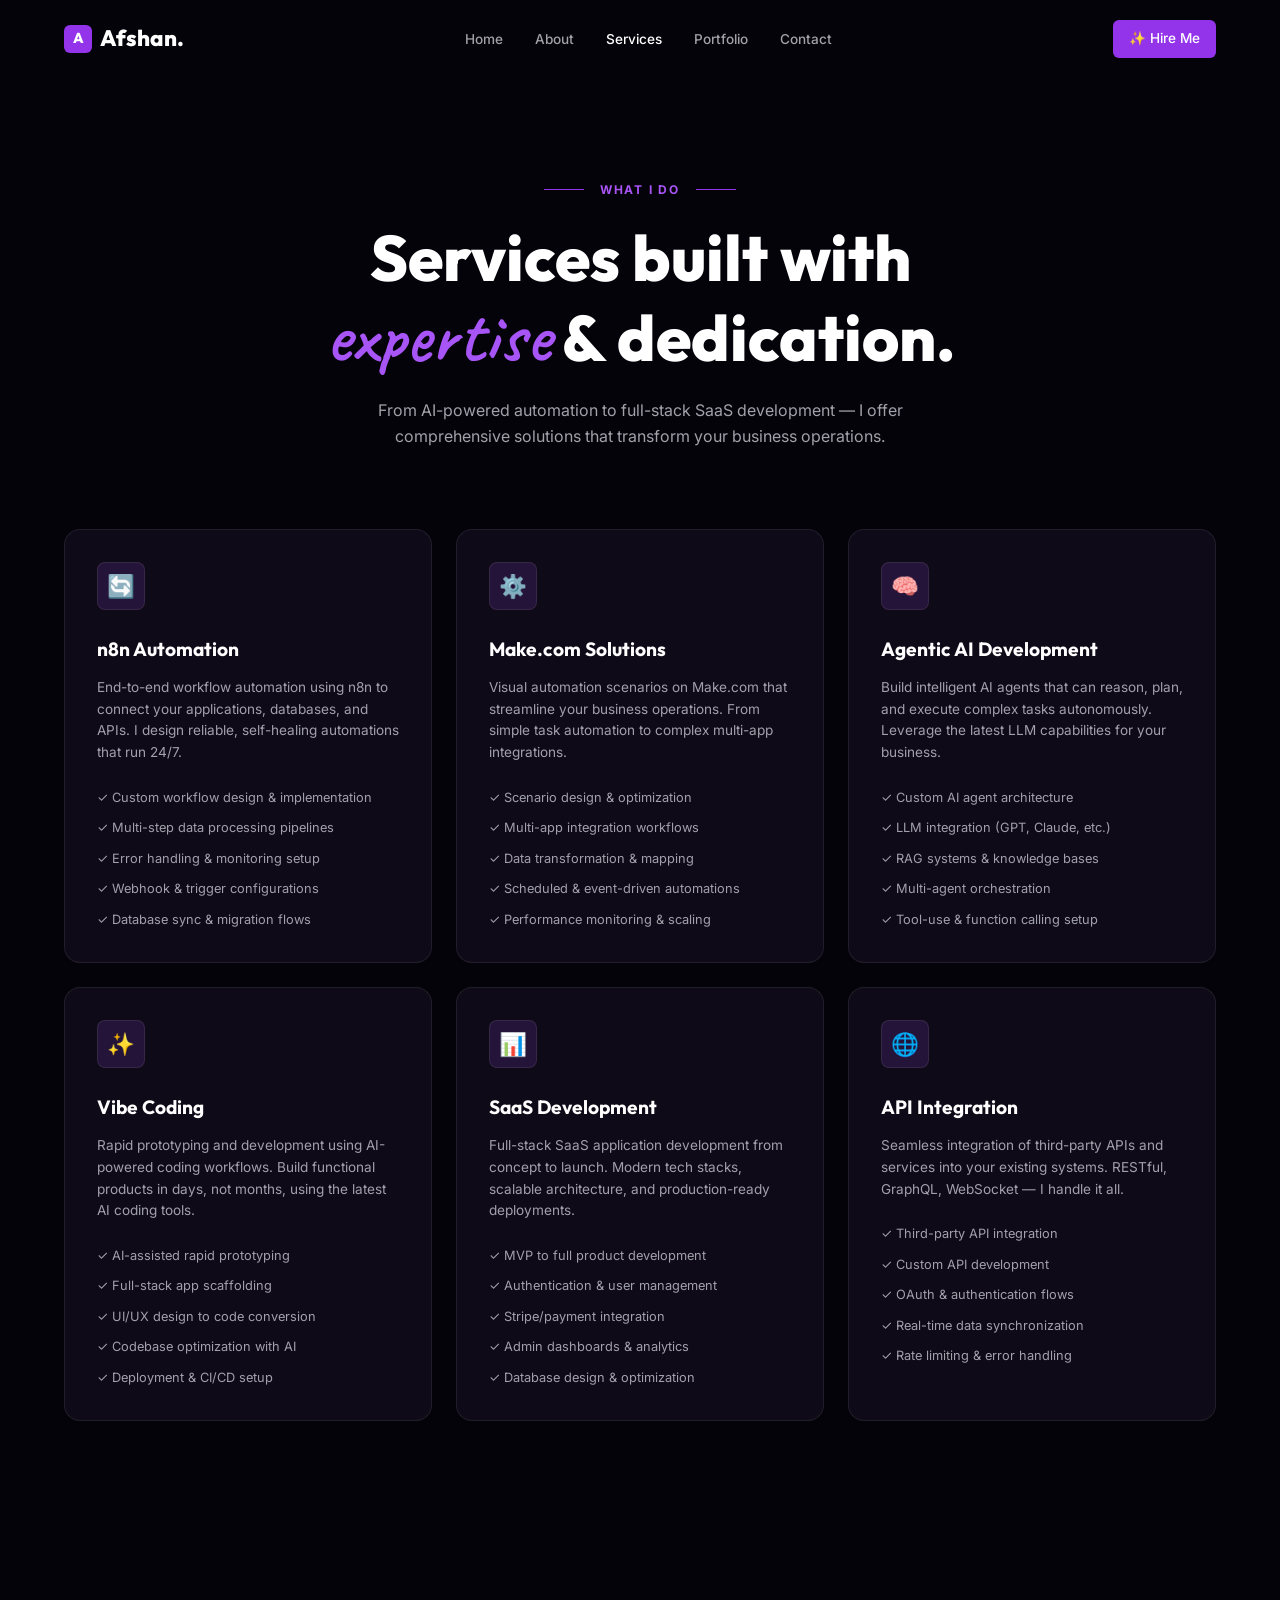
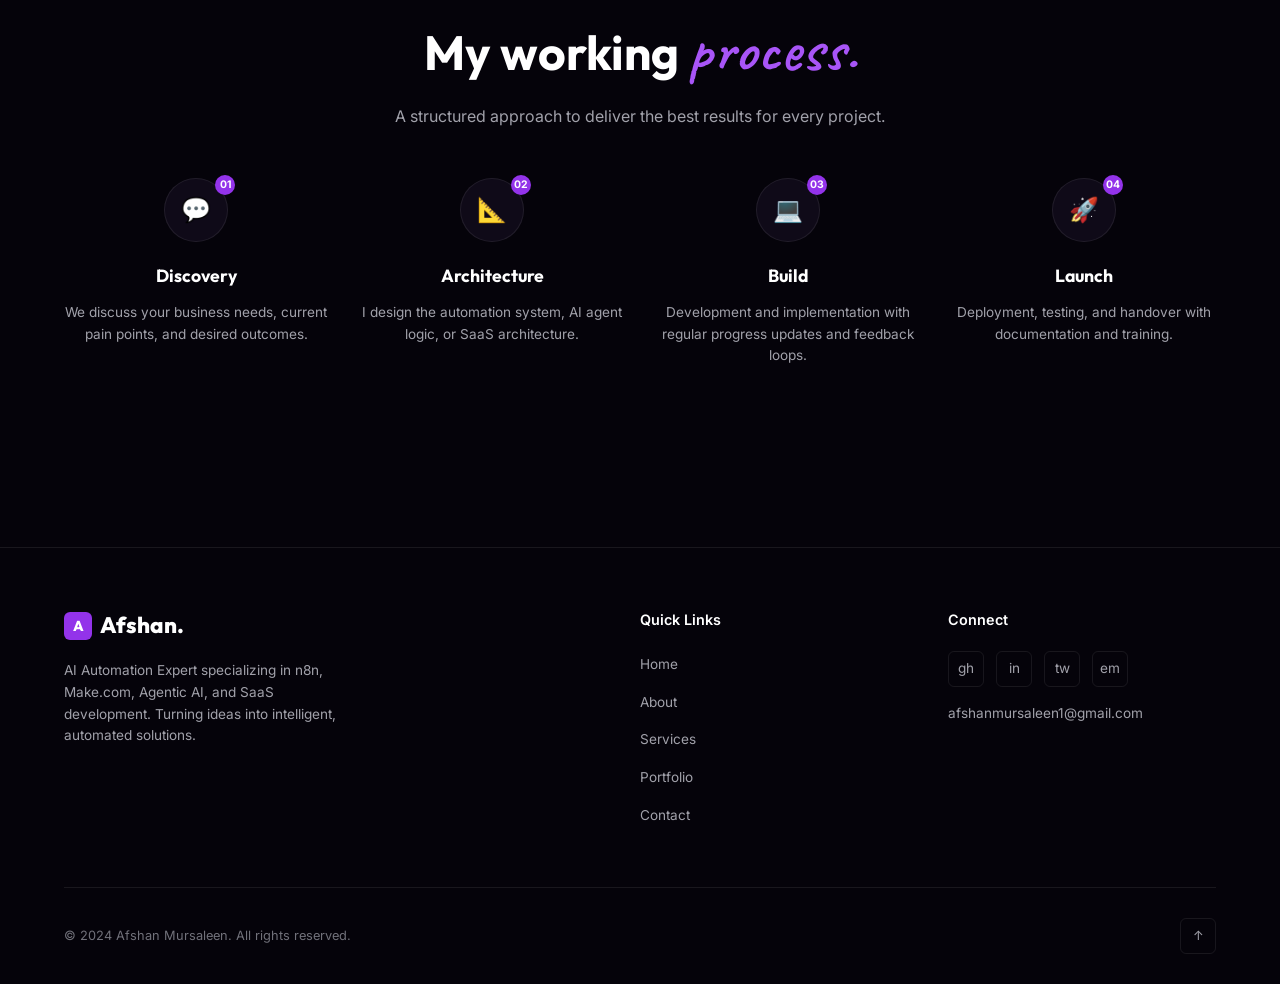
<file: services.html>
<!DOCTYPE html>
<html lang="en">
<head>
  <meta charset="UTF-8" />
  <meta name="viewport" content="width=device-width, initial-scale=1.0" />
  <title>Services — Afshan</title>
  <link rel="stylesheet" href="css/style.css" />
  <link rel="stylesheet" href="css/services.css" />
</head>
<body>

<nav class="navbar" id="navbar">
  <div class="container nav-inner">
    <a href="index.html" class="nav-logo">Afshan.</a>
    <ul class="nav-links">
      <li><a href="index.html"     class="nav-link">Home</a></li>
      <li><a href="about.html"     class="nav-link">About</a></li>
      <li><a href="services.html"  class="nav-link active">Services</a></li>
      <li><a href="portfolio.html" class="nav-link">Portfolio</a></li>
      <li><a href="contact.html"   class="nav-link">Contact</a></li>
    </ul>
    <a href="contact.html" class="nav-cta">✨ Hire Me</a>
    <button class="hamburger" id="hamburger" aria-label="Open menu">
      <span></span><span></span><span></span>
    </button>
  </div>
</nav>

<div class="mobile-menu" id="mobile-menu">
  <button class="mobile-close" id="mobile-close" style="background:transparent;border:none;color:white;font-size:1.5rem;position:absolute;top:20px;right:20px;">✕</button>
  <a href="index.html"     class="nav-link">Home</a>
  <a href="about.html"     class="nav-link">About</a>
  <a href="services.html"  class="nav-link active">Services</a>
  <a href="portfolio.html" class="nav-link">Portfolio</a>
  <a href="contact.html"   class="nav-link">Contact</a>
  <a href="contact.html"   class="nav-cta">✨ Hire Me</a>
</div>

<!-- PAGE HERO -->
<section class="page-hero" style="padding-bottom: 40px;">
  <div class="container">
    <div class="section-tag-line animate-fade-up">
      <span class="line"></span><span class="text">WHAT I DO</span><span class="line"></span>
    </div>
    <h1 class="page-hero-title animate-fade-up">
      Services built with<br><span class="script-text" style="font-size:1.2em">expertise</span> & dedication.
    </h1>
    <p class="section-subtitle animate-fade-up">
      From AI-powered automation to full-stack SaaS development — I offer comprehensive solutions that transform your business operations.
    </p>
  </div>
</section>

<!-- SERVICES CARDS -->
<section class="section" style="padding-top: 40px;">
  <div class="container">
    <div class="svc-grid">
      
      <div class="svc-card animate-fade-up">
        <div class="svc-icon">🔄</div>
        <h3>n8n Automation</h3>
        <p>End-to-end workflow automation using n8n to connect your applications, databases, and APIs. I design reliable, self-healing automations that run 24/7.</p>
        <ul class="svc-list">
          <li>✓ Custom workflow design & implementation</li>
          <li>✓ Multi-step data processing pipelines</li>
          <li>✓ Error handling & monitoring setup</li>
          <li>✓ Webhook & trigger configurations</li>
          <li>✓ Database sync & migration flows</li>
        </ul>
      </div>

      <div class="svc-card animate-fade-up" style="transition-delay:0.1s">
        <div class="svc-icon">⚙️</div>
        <h3>Make.com Solutions</h3>
        <p>Visual automation scenarios on Make.com that streamline your business operations. From simple task automation to complex multi-app integrations.</p>
        <ul class="svc-list">
          <li>✓ Scenario design & optimization</li>
          <li>✓ Multi-app integration workflows</li>
          <li>✓ Data transformation & mapping</li>
          <li>✓ Scheduled & event-driven automations</li>
          <li>✓ Performance monitoring & scaling</li>
        </ul>
      </div>

      <div class="svc-card animate-fade-up" style="transition-delay:0.2s">
        <div class="svc-icon">🧠</div>
        <h3>Agentic AI Development</h3>
        <p>Build intelligent AI agents that can reason, plan, and execute complex tasks autonomously. Leverage the latest LLM capabilities for your business.</p>
        <ul class="svc-list">
          <li>✓ Custom AI agent architecture</li>
          <li>✓ LLM integration (GPT, Claude, etc.)</li>
          <li>✓ RAG systems & knowledge bases</li>
          <li>✓ Multi-agent orchestration</li>
          <li>✓ Tool-use & function calling setup</li>
        </ul>
      </div>

      <div class="svc-card animate-fade-up" style="transition-delay:0.3s">
        <div class="svc-icon">✨</div>
        <h3>Vibe Coding</h3>
        <p>Rapid prototyping and development using AI-powered coding workflows. Build functional products in days, not months, using the latest AI coding tools.</p>
        <ul class="svc-list">
          <li>✓ AI-assisted rapid prototyping</li>
          <li>✓ Full-stack app scaffolding</li>
          <li>✓ UI/UX design to code conversion</li>
          <li>✓ Codebase optimization with AI</li>
          <li>✓ Deployment & CI/CD setup</li>
        </ul>
      </div>

      <div class="svc-card animate-fade-up" style="transition-delay:0.4s">
        <div class="svc-icon">📊</div>
        <h3>SaaS Development</h3>
        <p>Full-stack SaaS application development from concept to launch. Modern tech stacks, scalable architecture, and production-ready deployments.</p>
        <ul class="svc-list">
          <li>✓ MVP to full product development</li>
          <li>✓ Authentication & user management</li>
          <li>✓ Stripe/payment integration</li>
          <li>✓ Admin dashboards & analytics</li>
          <li>✓ Database design & optimization</li>
        </ul>
      </div>

      <div class="svc-card animate-fade-up" style="transition-delay:0.5s">
        <div class="svc-icon">🌐</div>
        <h3>API Integration</h3>
        <p>Seamless integration of third-party APIs and services into your existing systems. RESTful, GraphQL, WebSocket — I handle it all.</p>
        <ul class="svc-list">
          <li>✓ Third-party API integration</li>
          <li>✓ Custom API development</li>
          <li>✓ OAuth & authentication flows</li>
          <li>✓ Real-time data synchronization</li>
          <li>✓ Rate limiting & error handling</li>
        </ul>
      </div>

    </div>
  </div>
</section>

<!-- PROCESS -->
<section class="section" style="padding-bottom: 120px;">
  <div class="container">
    <h2 class="section-title animate-fade-up">My working <span class="script-text">process.</span></h2>
    <p class="section-subtitle animate-fade-up">A structured approach to deliver the best results for every project.</p>
    
    <div class="process-grid animate-fade-up">
      <div class="process-item">
        <div class="process-icon">💬<span class="process-num">01</span></div>
        <h4>Discovery</h4>
        <p>We discuss your business needs, current pain points, and desired outcomes.</p>
      </div>
      <div class="process-item">
        <div class="process-icon">📐<span class="process-num">02</span></div>
        <h4>Architecture</h4>
        <p>I design the automation system, AI agent logic, or SaaS architecture.</p>
      </div>
      <div class="process-item">
        <div class="process-icon">💻<span class="process-num">03</span></div>
        <h4>Build</h4>
        <p>Development and implementation with regular progress updates and feedback loops.</p>
      </div>
      <div class="process-item">
        <div class="process-icon">🚀<span class="process-num">04</span></div>
        <h4>Launch</h4>
        <p>Deployment, testing, and handover with documentation and training.</p>
      </div>
    </div>
  </div>
</section>

<!-- FOOTER -->
<footer class="footer">
  <div class="container">
    <div class="footer-grid">
      <div class="footer-brand">
        <a href="index.html" class="nav-logo">Afshan.</a>
        <p>AI Automation Expert specializing in n8n, Make.com, Agentic AI, and SaaS development. Turning ideas into intelligent, automated solutions.</p>
      </div>
      <div class="footer-col">
        <h4>Quick Links</h4>
        <ul>
          <li><a href="index.html">Home</a></li>
          <li><a href="about.html">About</a></li>
          <li><a href="services.html">Services</a></li>
          <li><a href="portfolio.html">Portfolio</a></li>
          <li><a href="contact.html">Contact</a></li>
        </ul>
      </div>
      <div class="footer-col">
        <h4>Connect</h4>
        <div class="footer-socials">
          <a href="#">gh</a>
          <a href="#">in</a>
          <a href="#">tw</a>
          <a href="#">em</a>
        </div>
        <p style="margin-top:16px; font-size:0.85rem; color:var(--text-secondary);">afshanmursaleen1@gmail.com</p>
      </div>
    </div>
    <div class="footer-bottom">
      <p>© 2024 Afshan Mursaleen. All rights reserved.</p>
      <div class="scroll-top" onclick="window.scrollTo(0,0)">↑</div>
    </div>
  </div>
</footer>

<script src="js/main.js"></script>
</body>
</html>
</file>
<file: css/style.css>
/* ============================================================
   AFSHAN PORTFOLIO — GLOBAL STYLES
   ============================================================ */

@import url('https://fonts.googleapis.com/css2?family=Inter:wght@300;400;500;600;700;800;900&family=Outfit:wght@300;400;500;600;700;800;900&family=Caveat:wght@400;500;600;700&display=swap');

/* ── CSS Variables ───────────────────────────────────────── */
:root {
  --bg-primary:    #05030A;
  --bg-secondary:  #0A0710;
  --bg-card:       #0F0A18;
  --bg-glass:      rgba(15, 10, 24, 0.7);

  --purple-100:    #e9d5ff;
  --purple-400:    #a855f7;
  --purple-500:    #9333ea;
  --purple-600:    #7c3aed;
  --purple-glow:   rgba(168, 85, 247, 0.15);

  --accent-cyan:   #22d3ee;
  --accent-pink:   #f472b6;

  --text-primary:  #ffffff;
  --text-secondary:#a1a1aa;
  --text-muted:    #71717a;

  --border:        rgba(255, 255, 255, 0.08);
  --border-hover:  rgba(168, 85, 247, 0.4);

  --radius-sm:     8px;
  --radius-md:     12px;
  --radius-lg:     16px;
  --radius-xl:     24px;

  --shadow-card:   0 4px 24px rgba(0,0,0,0.4);
  --shadow-purple: 0 0 40px rgba(168, 85, 247, 0.15);

  --transition:    all 0.3s cubic-bezier(0.4, 0, 0.2, 1);
}

/* ── Reset ───────────────────────────────────────────────── */
*, *::before, *::after { box-sizing: border-box; margin: 0; padding: 0; }
html { scroll-behavior: smooth; font-size: 16px; }
body {
  font-family: 'Inter', sans-serif;
  background-color: var(--bg-primary);
  color: var(--text-primary);
  line-height: 1.6;
  overflow-x: hidden;
}

a { text-decoration: none; color: inherit; }
ul { list-style: none; }
img { max-width: 100%; display: block; }
button { cursor: pointer; font-family: inherit; border: none; outline: none; background: transparent; }

/* ── Utility Classes ─────────────────────────────────────── */
.container { max-width: 1200px; margin: 0 auto; padding: 0 24px; }
.section { padding: 96px 0; }

.gradient-text {
  color: var(--purple-400);
}

.script-text {
  font-family: 'Caveat', cursive;
  color: var(--purple-400);
  font-size: 1.3em;
  font-weight: 600;
}

.section-tag-line {
  display: flex;
  align-items: center;
  justify-content: center;
  gap: 16px;
  margin-bottom: 24px;
}
.section-tag-line .line {
  height: 1px;
  width: 40px;
  background: var(--purple-500);
}
.section-tag-line .text {
  font-size: 0.75rem;
  font-weight: 700;
  letter-spacing: 0.15em;
  text-transform: uppercase;
  color: var(--purple-400);
}

.section-title {
  font-family: 'Outfit', sans-serif;
  font-size: clamp(2rem, 4vw, 3rem);
  font-weight: 700;
  line-height: 1.2;
  margin-bottom: 16px;
  text-align: center;
}

.section-subtitle {
  font-size: 1rem;
  color: var(--text-secondary);
  max-width: 600px;
  margin: 0 auto;
  text-align: center;
}

.btn {
  display: inline-flex;
  align-items: center;
  gap: 8px;
  padding: 12px 24px;
  border-radius: 8px;
  font-size: 0.95rem;
  font-weight: 500;
  transition: var(--transition);
}

.btn-primary {
  background: var(--purple-500);
  color: #fff;
}
.btn-primary:hover {
  background: var(--purple-400);
  transform: translateY(-2px);
}

.btn-outline {
  background: transparent;
  color: var(--text-primary);
  border: 1px solid var(--border);
}
.btn-outline:hover {
  border-color: var(--purple-400);
  transform: translateY(-2px);
}

/* ── Navbar ──────────────────────────────────────────────── */
.navbar {
  position: fixed;
  top: 0; left: 0; right: 0;
  z-index: 1000;
  padding: 20px 0;
  transition: var(--transition);
}
.navbar.scrolled {
  background: rgba(5, 3, 10, 0.9);
  backdrop-filter: blur(12px);
  border-bottom: 1px solid var(--border);
  padding: 14px 0;
}
.nav-inner {
  display: flex; align-items: center; justify-content: space-between;
}
.nav-logo {
  font-family: 'Outfit', sans-serif;
  font-size: 1.4rem;
  font-weight: 800;
  display: flex;
  align-items: center;
  gap: 8px;
}
.nav-logo::before {
  content: 'A';
  display: flex; align-items: center; justify-content: center;
  width: 28px; height: 28px;
  background: var(--purple-500);
  border-radius: 6px;
  font-size: 0.9rem;
  color: white;
}
.nav-links { display: flex; gap: 32px; }
.nav-link {
  font-size: 0.85rem; font-weight: 500; color: var(--text-secondary);
  transition: var(--transition);
}
.nav-link:hover, .nav-link.active { color: var(--text-primary); }
.nav-cta {
  background: var(--purple-500);
  color: white;
  padding: 8px 16px;
  border-radius: 6px;
  font-size: 0.85rem;
  font-weight: 500;
  display: flex; align-items: center; gap: 6px;
}
.nav-cta:hover { background: var(--purple-400); }

/* Mobile menu */
.hamburger { display: none; flex-direction: column; gap: 4px; padding: 8px; }
.hamburger span { width: 20px; height: 2px; background: white; transition: 0.3s; }
.mobile-menu {
  display: none; position: fixed; inset: 0; background: var(--bg-primary); z-index: 999;
  flex-direction: column; align-items: center; justify-content: center; gap: 24px;
}
.mobile-menu.open { display: flex; }

/* ── Page Hero ───────────────────────────────────────────── */
.page-hero {
  padding: 180px 0 80px;
  text-align: center;
}
.page-hero-title {
  font-family: 'Outfit', sans-serif;
  font-size: clamp(2.5rem, 5vw, 4rem);
  font-weight: 800;
  margin-bottom: 20px;
  line-height: 1.1;
}

/* ── Footer ──────────────────────────────────────────────── */
.footer {
  border-top: 1px solid var(--border);
  padding: 60px 0 30px;
  margin-top: 60px;
}
.footer-grid {
  display: grid;
  grid-template-columns: 2fr 1fr 1fr;
  gap: 40px;
  margin-bottom: 60px;
}
.footer-brand p {
  color: var(--text-secondary);
  font-size: 0.85rem;
  margin-top: 16px;
  max-width: 300px;
}
.footer-col h4 {
  font-weight: 600;
  font-size: 0.9rem;
  margin-bottom: 20px;
}
.footer-col ul { display: flex; flex-direction: column; gap: 12px; }
.footer-col a { color: var(--text-secondary); font-size: 0.85rem; transition: var(--transition); }
.footer-col a:hover { color: var(--purple-400); }
.footer-socials { display: flex; gap: 12px; margin-top: 16px; }
.footer-socials a {
  width: 36px; height: 36px;
  border: 1px solid var(--border);
  border-radius: 6px;
  display: flex; align-items: center; justify-content: center;
  color: var(--text-secondary);
  transition: var(--transition);
}
.footer-socials a:hover { border-color: var(--purple-400); color: var(--purple-400); }

.footer-bottom {
  border-top: 1px solid var(--border);
  padding-top: 30px;
  display: flex;
  justify-content: space-between;
  align-items: center;
  font-size: 0.8rem;
  color: var(--text-muted);
}
.scroll-top {
  width: 36px; height: 36px;
  border: 1px solid var(--border);
  border-radius: 6px;
  display: flex; align-items: center; justify-content: center;
  color: var(--text-secondary);
  cursor: pointer;
}

/* Animations */
.animate-fade-up { opacity: 0; transform: translateY(20px); transition: 0.6s ease-out; }
.animate-fade-up.visible { opacity: 1; transform: translateY(0); }

@media (max-width: 768px) {
  .nav-links, .nav-cta { display: none; }
  .hamburger { display: flex; }
  .footer-grid { grid-template-columns: 1fr; }
}
</file>
<file: css/home.css>
/* ============================================================
   HOME PAGE — SPECIFIC STYLES
   ============================================================ */

/* ── Hero ─────────────────────────────────────────────────── */
.hero {
  position: relative;
  overflow: hidden;
  min-height: 100vh;
  display: flex; align-items: center;
  background: radial-gradient(circle at 10% 30%, rgba(147, 51, 234, 0.1) 0%, transparent 40%),
              radial-gradient(circle at 90% 70%, rgba(34, 211, 238, 0.05) 0%, transparent 40%);
}
.hero-glow {
  position: absolute; width: 400px; height: 400px;
  background: var(--purple-600);
  filter: blur(150px); opacity: 0.15;
  top: 10%; left: -100px; border-radius: 50%;
}
.hero-inner {
  display: grid; grid-template-columns: 1.1fr 0.9fr; gap: 40px; align-items: center;
}

.hero-badge {
  display: inline-flex; align-items: center; gap: 10px;
  font-size: 0.75rem; font-weight: 700; letter-spacing: 0.1em;
  color: var(--purple-400); margin-bottom: 24px;
}
.badge-line { width: 30px; height: 1px; background: var(--purple-500); }

.hero-sub { color: var(--text-secondary); font-size: 1.05rem; line-height: 1.7; margin-bottom: 32px; max-width: 500px; }
.hero-actions { display: flex; gap: 16px; margin-bottom: 40px; }

.hero-avatars { display: flex; align-items: center; gap: 16px; }
.avatars { display: flex; }
.av {
  width: 36px; height: 36px; border-radius: 50%;
  border: 2px solid var(--bg-primary); margin-left: -12px;
  display: flex; align-items: center; justify-content: center;
  font-size: 0.7rem; font-weight: bold; color: white;
}
.avatars .av:first-child { margin-left: 0; }
.av-text { font-size: 0.8rem; color: var(--text-secondary); }
.stars { color: #fbbf24; font-size: 0.9rem; letter-spacing: 1px; margin-bottom: 2px; }

/* ── Hero UI Panel ───────────────────────────────────────── */
.ui-card {
  background: var(--bg-card);
  border: 1px solid var(--border);
  border-radius: var(--radius-lg);
  padding: 32px;
  box-shadow: 0 20px 40px rgba(0,0,0,0.5);
  position: relative; z-index: 2;
}
.ui-card::before {
  content: ''; position: absolute; inset: -1px; border-radius: var(--radius-lg);
  background: linear-gradient(135deg, rgba(168,85,247,0.3) 0%, transparent 50%); z-index: -1;
}
.ui-item {
  display: flex; align-items: center; gap: 16px;
  padding: 16px; background: var(--bg-secondary);
  border-radius: var(--radius-md); border: 1px solid var(--border);
  margin-bottom: 16px; transition: var(--transition);
}
.ui-item:hover { border-color: var(--border-hover); transform: translateX(5px); }
.ui-icon { width: 44px; height: 44px; border-radius: var(--radius-sm); display: flex; align-items: center; justify-content: center; font-size: 1.2rem; }
.ui-label { font-size: 0.8rem; font-weight: 600; color: var(--text-primary); margin-bottom: 2px; }
.ui-value { font-size: 0.75rem; color: var(--text-secondary); }

.ui-progress-wrap {
  padding: 16px; background: var(--bg-secondary);
  border-radius: var(--radius-md); border: 1px solid var(--border);
}
.ui-progress { height: 6px; background: var(--bg-primary); border-radius: 10px; overflow: hidden; }
.ui-progress-fill { width: 65%; height: 100%; background: linear-gradient(90deg, var(--purple-500), var(--accent-cyan)); border-radius: 10px; }

/* ── Stats ───────────────────────────────────────────────── */
.stats-section { padding: 40px 0; border-top: 1px solid var(--border); border-bottom: 1px solid var(--border); background: var(--bg-secondary); }
.stats-grid { display: grid; grid-template-columns: repeat(4, 1fr); gap: 20px; }
.stat-card {
  background: var(--bg-card); padding: 32px; border-radius: var(--radius-lg);
  border: 1px solid var(--border); text-align: center; transition: var(--transition);
}
.stat-card:hover { border-color: var(--border-hover); transform: translateY(-4px); box-shadow: var(--shadow-purple); }
.stat-number { font-family: 'Outfit', sans-serif; font-size: 2.5rem; font-weight: 800; color: var(--text-primary); margin-bottom: 8px; line-height: 1; }
.stat-label { font-size: 0.85rem; color: var(--text-secondary); }

/* ── Tools ───────────────────────────────────────────────── */
.tools-grid { display: grid; grid-template-columns: repeat(6, 1fr); gap: 16px; margin-top: 48px; }
.tool-card {
  background: var(--bg-card); border: 1px solid var(--border); border-radius: var(--radius-md);
  padding: 24px 16px; display: flex; flex-direction: column; align-items: center; gap: 12px;
  transition: var(--transition); cursor: default;
}
.tool-card:hover { border-color: var(--border-hover); background: var(--bg-secondary); transform: translateY(-4px); }
.tool-icon { font-size: 1.8rem; }
.tool-card span { font-size: 0.85rem; font-weight: 500; color: var(--text-secondary); }

/* ── Services ────────────────────────────────────────────── */
.services-grid { display: grid; grid-template-columns: repeat(3, 1fr); gap: 24px; margin-top: 48px; }
.service-card {
  background: var(--bg-card); border: 1px solid var(--border); border-radius: var(--radius-lg);
  padding: 32px; transition: var(--transition);
}
.service-card:hover { border-color: var(--border-hover); transform: translateY(-5px); box-shadow: var(--shadow-purple); }
.sc-icon {
  width: 48px; height: 48px; background: var(--purple-glow); border-radius: var(--radius-sm);
  display: flex; align-items: center; justify-content: center; font-size: 1.4rem; margin-bottom: 20px;
}
.service-card h3 { font-family: 'Outfit', sans-serif; font-size: 1.1rem; font-weight: 700; margin-bottom: 12px; }
.service-card p { color: var(--text-secondary); font-size: 0.85rem; line-height: 1.6; margin-bottom: 20px; }
.sc-link { font-size: 0.85rem; color: var(--purple-400); font-weight: 500; transition: var(--transition); }
.sc-link:hover { color: var(--purple-500); }

/* ── Testimonials ────────────────────────────────────────── */
.testimonials-grid { display: grid; grid-template-columns: repeat(3, 1fr); gap: 24px; margin-top: 48px; }
.test-card {
  background: var(--bg-card); border: 1px solid var(--border); border-radius: var(--radius-lg);
  padding: 32px; display: flex; flex-direction: column; gap: 20px;
}
.test-card p { color: var(--text-secondary); font-size: 0.88rem; line-height: 1.6; flex: 1; }
.test-author { display: flex; align-items: center; gap: 12px; }
.ta-av {
  width: 40px; height: 40px; background: var(--purple-600); border-radius: 50%;
  display: flex; align-items: center; justify-content: center; font-size: 0.8rem; font-weight: bold; color: white;
}
.ta-name { font-size: 0.9rem; font-weight: 600; }
.ta-role { font-size: 0.8rem; color: var(--text-muted); }

/* ── CTA Box ─────────────────────────────────────────────── */
.cta-box {
  background: linear-gradient(135deg, var(--bg-card), var(--bg-secondary));
  border: 1px solid var(--border); border-radius: var(--radius-xl);
  padding: 60px 40px; text-align: center; position: relative; overflow: hidden;
}
.cta-box::before {
  content: ''; position: absolute; top: 0; left: 0; right: 0; height: 2px;
  background: linear-gradient(90deg, transparent, var(--purple-500), transparent);
}
.cta-title { font-family: 'Outfit', sans-serif; font-size: 2.2rem; font-weight: 800; margin-bottom: 16px; line-height: 1.2; }
.cta-sub { color: var(--text-secondary); font-size: 1rem; margin-bottom: 32px; max-width: 500px; margin-inline: auto; }
.cta-actions { display: flex; gap: 16px; justify-content: center; }

/* Responsive */
@media (max-width: 1024px) {
  .tools-grid { grid-template-columns: repeat(3, 1fr); }
  .services-grid, .testimonials-grid { grid-template-columns: repeat(2, 1fr); }
}
@media (max-width: 768px) {
  .hero-inner { grid-template-columns: 1fr; text-align: center; }
  .hero-actions, .hero-avatars { justify-content: center; }
  .ui-card { display: none; }
  .stats-grid { grid-template-columns: repeat(2, 1fr); }
  .services-grid, .testimonials-grid { grid-template-columns: 1fr; }
}
</file>
<file: css/about.css>
/* ============================================================
   ABOUT PAGE STYLES
   ============================================================ */

.about-bio-grid {
  display: grid;
  grid-template-columns: 1fr 1.6fr;
  gap: 60px;
  align-items: start;
}

.about-portrait { display: flex; flex-direction: column; gap: 20px; align-items: center; }
.portrait-card {
  position: relative;
  width: 240px; height: 240px;
  border-radius: var(--radius-xl);
  background: var(--bg-card);
  border: 1px solid var(--border);
  display: flex; align-items: center; justify-content: center;
  font-size: 6rem;
  box-shadow: 0 10px 40px rgba(0,0,0,0.5);
}
.portrait-glow {
  position: absolute; inset: 0;
  background: radial-gradient(circle, rgba(168,85,247,0.15) 0%, transparent 80%);
}

.about-chips { display: flex; flex-direction: column; gap: 10px; width: 100%; max-width: 240px; }
.about-chip {
  background: var(--bg-card); border: 1px solid var(--border);
  padding: 10px 16px; border-radius: var(--radius-sm);
  font-size: 0.85rem; font-weight: 500; color: var(--text-secondary);
  text-align: center;
}

.about-text p { color: var(--text-secondary); line-height: 1.7; }
.about-values { display: flex; flex-direction: column; gap: 16px; margin-top: 32px; }
.value-item {
  display: flex; align-items: flex-start; gap: 16px;
  background: var(--bg-card); border: 1px solid var(--border);
  padding: 16px 20px; border-radius: var(--radius-md);
}
.value-icon { font-size: 1.4rem; flex-shrink: 0; }
.value-item strong { display: block; font-size: 0.95rem; margin-bottom: 4px; color: var(--text-primary); }
.value-item p { color: var(--text-muted); font-size: 0.85rem; margin: 0; }

.skills-grid {
  display: grid; grid-template-columns: repeat(2, 1fr); gap: 24px;
}
.skill-item { display: flex; flex-direction: column; gap: 10px; }
.skill-header { display: flex; justify-content: space-between; align-items: center; font-size: 0.9rem; font-weight: 600; }
.skill-pct { color: var(--purple-400); }
.skill-track { height: 6px; background: var(--bg-card); border-radius: 10px; overflow: hidden; }
.skill-fill { height: 100%; width: 0; background: linear-gradient(90deg, var(--purple-600), var(--purple-400)); border-radius: 10px; transition: width 1s ease-out; }

.timeline { position: relative; padding-left: 30px; }
.timeline::before {
  content: ''; position: absolute; left: 6px; top: 10px; bottom: 0; width: 2px;
  background: var(--bg-card);
}
.timeline-item { position: relative; padding-bottom: 40px; }
.timeline-item:last-child { padding-bottom: 0; }
.timeline-dot {
  position: absolute; left: -30px; top: 6px; width: 14px; height: 14px;
  border-radius: 50%; background: var(--purple-500); border: 3px solid var(--bg-primary);
}
.timeline-date { font-size: 0.8rem; font-weight: 700; color: var(--purple-400); margin-bottom: 8px; }
.timeline-card {
  background: var(--bg-card); border: 1px solid var(--border);
  padding: 24px; border-radius: var(--radius-lg);
}
.timeline-company { color: var(--text-muted); font-size: 0.85rem; margin-bottom: 12px; }

@media (max-width: 768px) {
  .about-bio-grid { grid-template-columns: 1fr; }
  .skills-grid { grid-template-columns: 1fr; }
}
</file>
<file: css/contact.css>
/* ============================================================
   CONTACT PAGE STYLES
   ============================================================ */

.contact-grid {
  display: grid;
  grid-template-columns: 1fr 1.2fr;
  gap: 48px;
  align-items: start;
}

/* ── Info Cards ──────────────────────────────────────────── */
.contact-cards {
  display: flex;
  flex-direction: column;
  gap: 16px;
}
.c-card {
  display: flex;
  align-items: center;
  gap: 20px;
  background: var(--bg-card);
  border: 1px solid var(--border);
  border-radius: var(--radius-md);
  padding: 24px;
  transition: var(--transition);
}
.c-card:hover {
  border-color: var(--border-hover);
}
.c-icon {
  width: 48px; height: 48px;
  background: var(--purple-glow);
  border: 1px solid var(--border);
  border-radius: var(--radius-sm);
  display: flex; align-items: center; justify-content: center;
  font-size: 1.3rem;
  flex-shrink: 0;
}
.c-info { display: flex; flex-direction: column; gap: 4px; }
.c-label { font-size: 0.75rem; color: var(--text-muted); font-weight: 600; }
.c-val { font-size: 0.9rem; font-weight: 500; color: var(--text-primary); }

.c-socials { display: flex; gap: 12px; }
.c-socials a {
  width: 40px; height: 40px;
  border: 1px solid var(--border);
  border-radius: var(--radius-sm);
  display: flex; align-items: center; justify-content: center;
  color: var(--text-secondary);
  transition: var(--transition);
}
.c-socials a:hover {
  border-color: var(--purple-400);
  color: var(--purple-400);
}

.c-protip {
  background: rgba(168,85,247,0.05);
  border-left: 3px solid var(--purple-500);
  padding: 16px 20px;
  border-radius: 0 var(--radius-md) var(--radius-md) 0;
  font-size: 0.85rem;
  color: var(--text-secondary);
  line-height: 1.6;
  margin-top: 8px;
}
.c-protip strong { color: var(--purple-400); }

/* ── Form ────────────────────────────────────────────────── */
.contact-form-wrapper {
  background: var(--bg-card);
  border: 1px solid var(--border);
  border-radius: var(--radius-lg);
  padding: 40px;
}
.form-row { display: grid; grid-template-columns: 1fr 1fr; gap: 20px; }
.form-group { display: flex; flex-direction: column; gap: 8px; margin-bottom: 24px; }
.form-group label { font-size: 0.8rem; font-weight: 600; color: var(--text-primary); }
.form-group input, .form-group textarea {
  background: var(--bg-secondary);
  border: 1px solid var(--border);
  border-radius: var(--radius-sm);
  padding: 14px 16px;
  color: var(--text-primary);
  font-family: inherit;
  font-size: 0.9rem;
  transition: var(--transition);
}
.form-group input:focus, .form-group textarea:focus {
  outline: none;
  border-color: var(--purple-500);
}
.form-group textarea { min-height: 140px; resize: vertical; }

/* Responsive */
@media (max-width: 900px) {
  .contact-grid { grid-template-columns: 1fr; }
}
@media (max-width: 600px) {
  .form-row { grid-template-columns: 1fr; gap: 0; }
  .contact-form-wrapper { padding: 24px; }
}
</file>
<file: css/portfolio.css>
/* ============================================================
   PORTFOLIO PAGE STYLES
   ============================================================ */

/* Filter Bar */
.filter-bar {
  display: flex;
  gap: 12px;
  flex-wrap: wrap;
  justify-content: center;
}
.filter-btn {
  padding: 8px 20px;
  border-radius: 100px;
  font-size: 0.85rem;
  font-weight: 500;
  background: transparent;
  border: 1px solid var(--border);
  color: var(--text-secondary);
  transition: var(--transition);
}
.filter-btn:hover {
  border-color: var(--border-hover);
  color: var(--text-primary);
}
.filter-btn.active {
  background: var(--purple-500);
  border-color: var(--purple-500);
  color: #fff;
}

/* Projects Grid */
.projects-grid {
  display: grid;
  grid-template-columns: repeat(3, 1fr);
  gap: 24px;
}
.project-card {
  background: var(--bg-card);
  border: 1px solid var(--border);
  border-radius: var(--radius-lg);
  flex-direction: column;
  transition: var(--transition);
  overflow: hidden;
}
.project-card:hover {
  border-color: var(--border-hover);
  transform: translateY(-5px);
  box-shadow: var(--shadow-purple);
}

.pc-top {
  height: 140px;
  display: flex; align-items: center; justify-content: center;
  border-bottom: 1px solid var(--border);
  background: rgba(255,255,255,0.02);
}
.project-card[data-category="automation"] .pc-top { background: linear-gradient(180deg, rgba(34,211,238,0.05) 0%, transparent 100%); }
.project-card[data-category="ai-agents"] .pc-top { background: linear-gradient(180deg, rgba(168,85,247,0.05) 0%, transparent 100%); }
.project-card[data-category="saas"] .pc-top { background: linear-gradient(180deg, rgba(236,72,153,0.05) 0%, transparent 100%); }
.project-card[data-category="integrations"] .pc-top { background: linear-gradient(180deg, rgba(16,185,129,0.05) 0%, transparent 100%); }

.pc-hero-icon {
  font-size: 2.5rem;
  filter: drop-shadow(0 4px 10px rgba(0,0,0,0.5));
}

.pc-body {
  padding: 24px;
  display: flex; flex-direction: column; gap: 12px;
  flex: 1;
}

.pc-meta {
  display: flex; justify-content: space-between; align-items: center;
  margin-bottom: 4px;
}
.pc-cat {
  font-size: 0.65rem;
  font-weight: 700;
  color: var(--purple-400);
  letter-spacing: 0.08em;
}
.pc-link {
  color: var(--text-muted);
  transition: var(--transition);
  font-size: 1.1rem;
}
.pc-link:hover { color: var(--purple-400); }

.pc-body h3 {
  font-family: 'Outfit', sans-serif;
  font-size: 1.1rem;
  font-weight: 700;
  line-height: 1.3;
}
.pc-body p {
  color: var(--text-secondary);
  font-size: 0.85rem;
  line-height: 1.6;
  flex: 1;
}

.pc-tags {
  display: flex; gap: 8px; flex-wrap: wrap; margin-top: 8px;
}
.pc-tags span {
  font-size: 0.7rem;
  color: var(--text-secondary);
  background: var(--bg-secondary);
  border: 1px solid var(--border);
  padding: 4px 10px;
  border-radius: 4px;
}

/* Responsive */
@media (max-width: 1024px) {
  .projects-grid { grid-template-columns: repeat(2, 1fr); }
}
@media (max-width: 768px) {
  .projects-grid { grid-template-columns: 1fr; }
}
</file>
<file: css/services.css>
/* ============================================================
   SERVICES PAGE STYLES
   ============================================================ */

/* ── Services Cards ──────────────────────────────────────── */
.svc-grid {
  display: grid;
  grid-template-columns: repeat(3, 1fr);
  gap: 24px;
}
.svc-card {
  background: var(--bg-card);
  border: 1px solid var(--border);
  border-radius: var(--radius-lg);
  padding: 32px;
  transition: var(--transition);
}
.svc-card:hover {
  border-color: var(--border-hover);
  transform: translateY(-5px);
  box-shadow: var(--shadow-purple);
}
.svc-icon {
  width: 48px; height: 48px;
  background: var(--purple-glow);
  border: 1px solid var(--border);
  border-radius: var(--radius-sm);
  display: flex; align-items: center; justify-content: center;
  font-size: 1.4rem;
  margin-bottom: 24px;
}
.svc-card h3 {
  font-family: 'Outfit', sans-serif;
  font-size: 1.2rem;
  font-weight: 700;
  margin-bottom: 12px;
}
.svc-card p {
  color: var(--text-secondary);
  font-size: 0.85rem;
  line-height: 1.6;
  margin-bottom: 24px;
}
.svc-list {
  display: flex; flex-direction: column; gap: 10px;
}
.svc-list li {
  font-size: 0.8rem;
  color: var(--text-secondary);
  display: flex;
  gap: 8px;
}

/* ── Process ─────────────────────────────────────────────── */
.process-grid {
  display: grid;
  grid-template-columns: repeat(4, 1fr);
  gap: 32px;
  margin-top: 48px;
}
.process-item {
  text-align: center;
  position: relative;
}
.process-icon {
  width: 64px; height: 64px;
  margin: 0 auto 20px;
  background: var(--bg-card);
  border: 1px solid var(--border);
  border-radius: 50%;
  display: flex; align-items: center; justify-content: center;
  font-size: 1.5rem;
  position: relative;
}
.process-num {
  position: absolute;
  top: -4px; right: -8px;
  background: var(--purple-500);
  color: white;
  font-size: 0.65rem;
  font-weight: bold;
  width: 20px; height: 20px;
  border-radius: 50%;
  display: flex; align-items: center; justify-content: center;
}
.process-item h4 {
  font-family: 'Outfit', sans-serif;
  font-size: 1.1rem;
  font-weight: 700;
  margin-bottom: 12px;
}
.process-item p {
  color: var(--text-secondary);
  font-size: 0.85rem;
  line-height: 1.6;
}

/* ── Pricing ─────────────────────────────────────────────── */
.pricing-grid {
  display: grid;
  grid-template-columns: repeat(2, 1fr);
  gap: 32px;
  max-width: 800px;
  margin: 48px auto 0;
}
.pricing-card {
  background: var(--bg-card);
  border: 1px solid var(--border);
  border-radius: var(--radius-lg);
  padding: 40px;
  position: relative;
  transition: var(--transition);
}
.pricing-card:hover {
  transform: translateY(-5px);
}
.pricing-card.featured {
  background: linear-gradient(180deg, rgba(168,85,247,0.05) 0%, var(--bg-card) 100%);
  border-color: var(--purple-500);
  box-shadow: 0 10px 40px rgba(147,51,234,0.15);
}
.p-badge {
  position: absolute;
  top: -12px; left: 50%;
  transform: translateX(-50%);
  background: var(--purple-500);
  color: white;
  font-size: 0.7rem;
  font-weight: bold;
  padding: 4px 12px;
  border-radius: 100px;
  letter-spacing: 0.05em;
  text-transform: uppercase;
}
.p-title {
  font-family: 'Outfit', sans-serif;
  font-size: 1.3rem;
  font-weight: 700;
  margin-bottom: 8px;
}
.p-desc {
  color: var(--text-secondary);
  font-size: 0.85rem;
  line-height: 1.5;
  margin-bottom: 24px;
}
.p-price {
  font-family: 'Outfit', sans-serif;
  font-size: 2.8rem;
  font-weight: 800;
  color: var(--text-primary);
  margin-bottom: 24px;
  display: flex;
  align-items: baseline;
}
.currency { font-size: 1.2rem; margin-right: 4px; color: var(--text-secondary); }
.period { font-size: 0.9rem; color: var(--text-secondary); font-weight: 500; margin-left: 4px; }

.p-features {
  display: flex; flex-direction: column; gap: 12px;
  margin-bottom: 32px;
}
.p-features li {
  font-size: 0.85rem;
  color: var(--text-secondary);
}

/* ── Responsive ──────────────────────────────────────────── */
@media (max-width: 900px) {
  .svc-grid { grid-template-columns: 1fr; }
  .process-grid { grid-template-columns: repeat(2, 1fr); gap: 40px; }
  .pricing-grid { grid-template-columns: 1fr; }
}
@media (max-width: 600px) {
  .process-grid { grid-template-columns: 1fr; }
}
</file>
